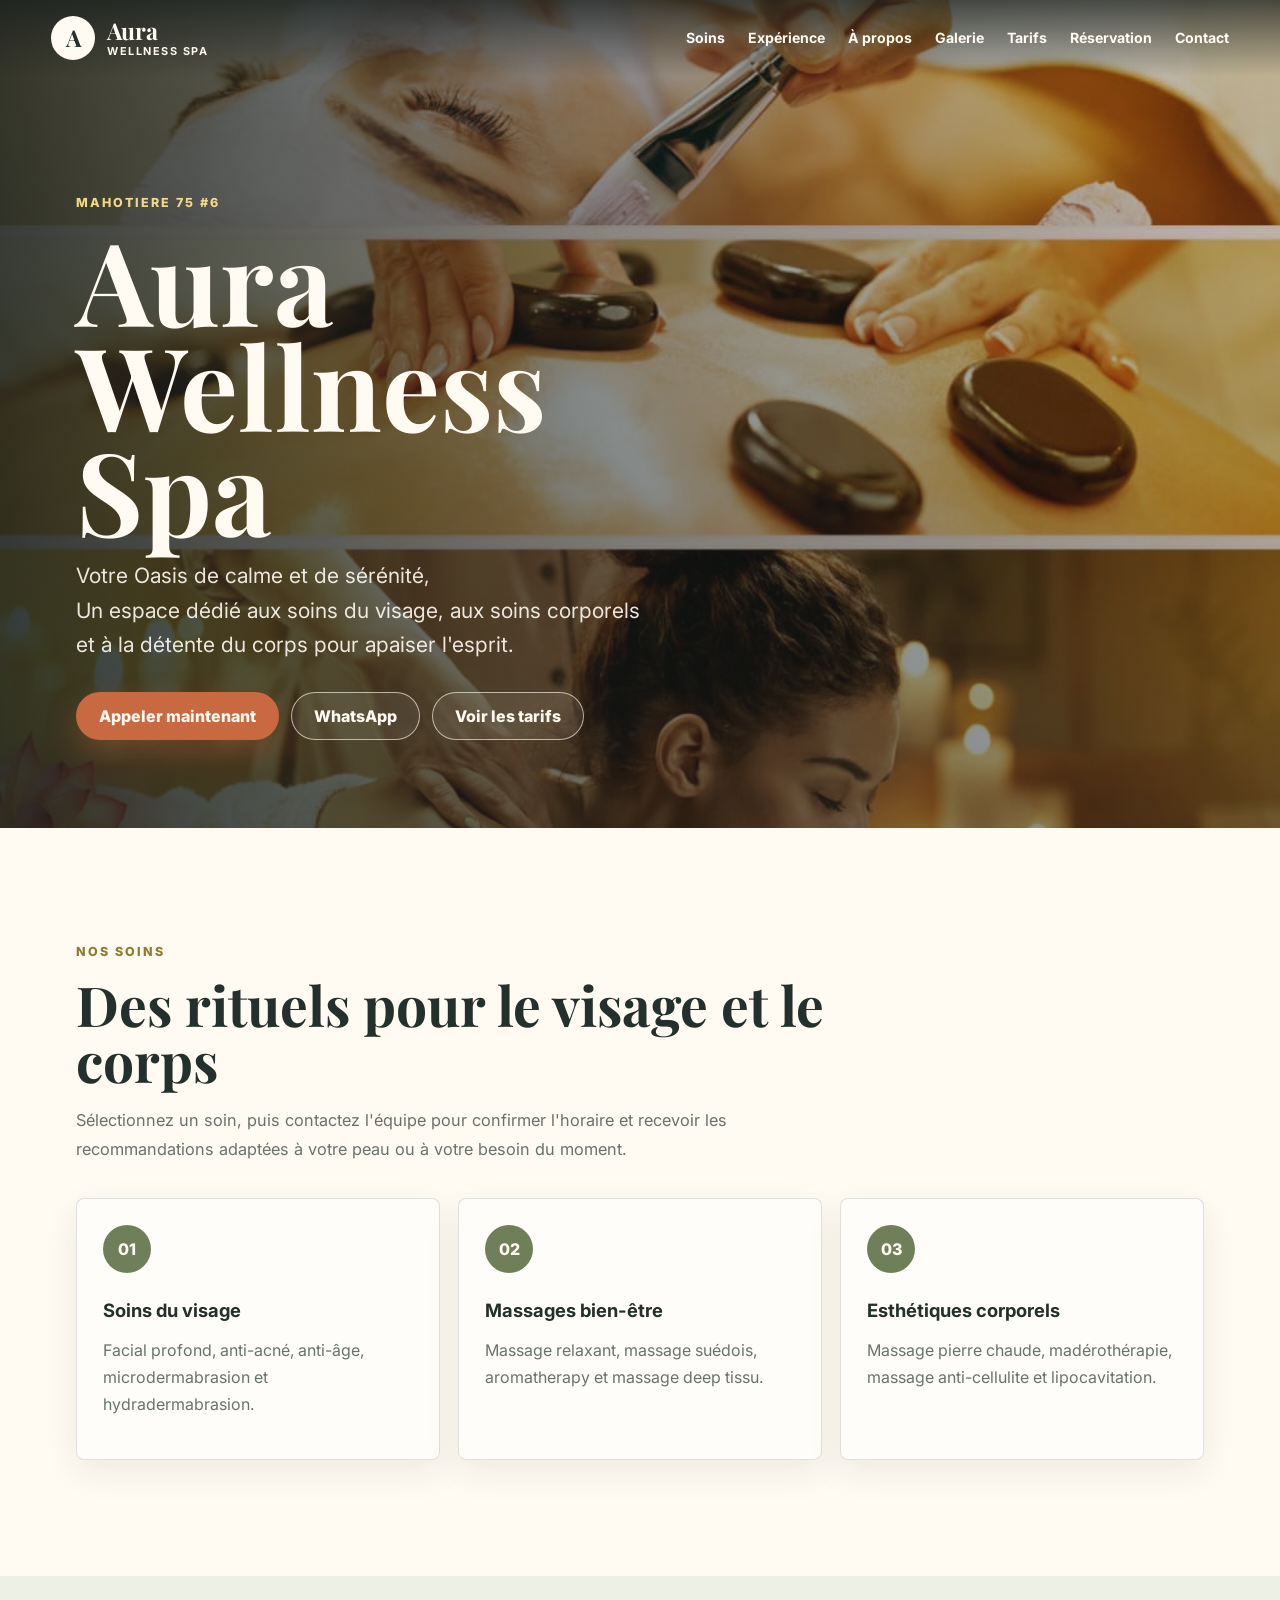
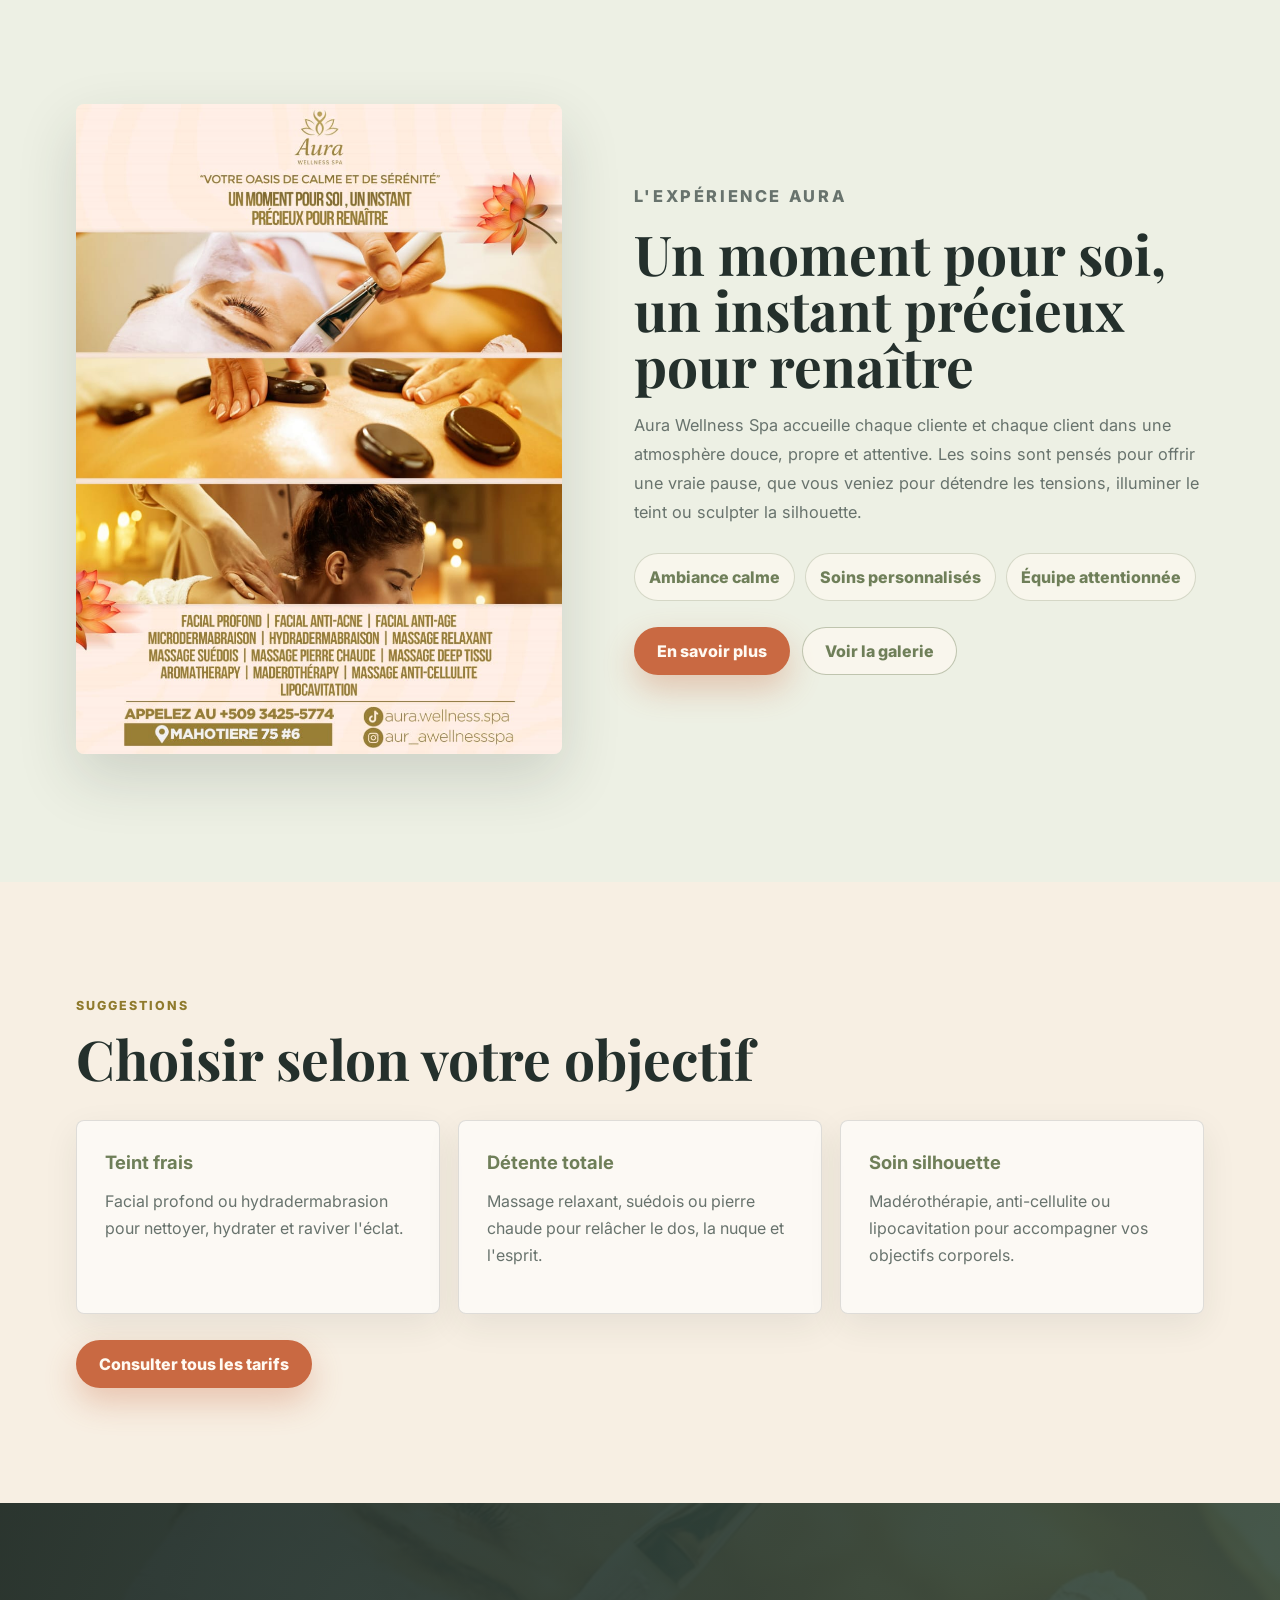
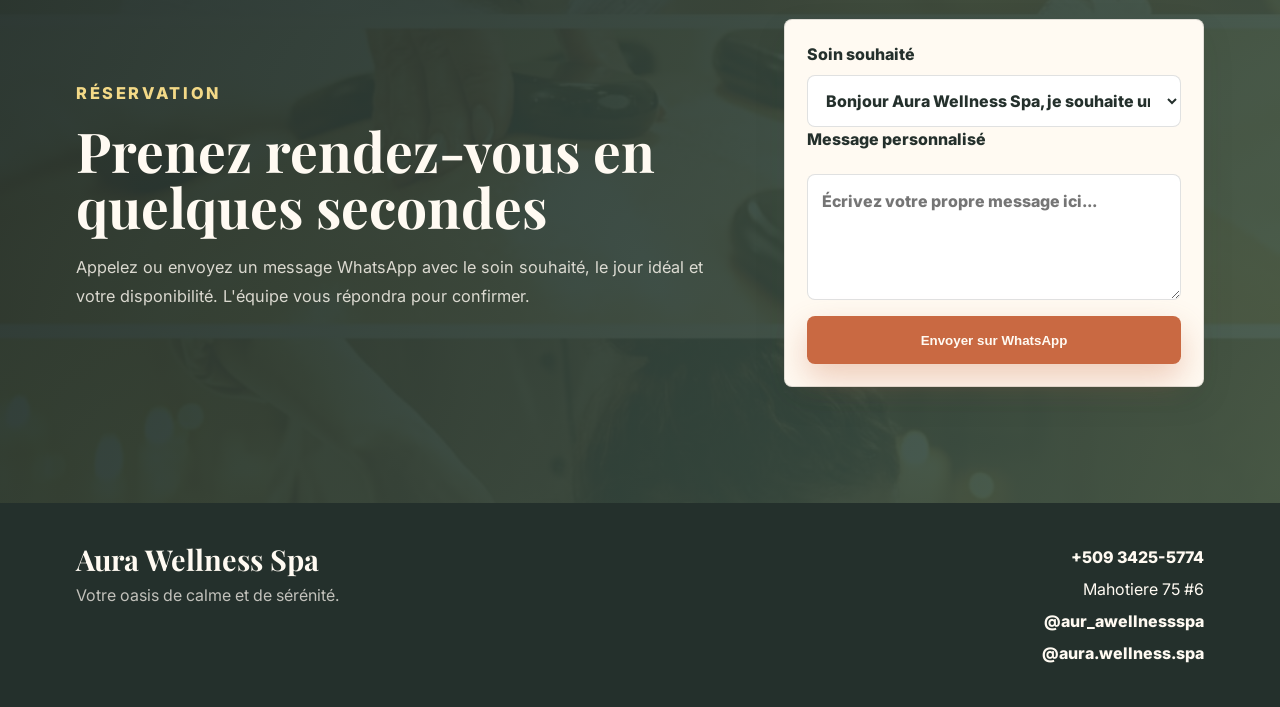
<file: index.html>
<!doctype html>
<html lang="fr">
  <head>
    <meta charset="utf-8" />
    <meta name="viewport" content="width=device-width, initial-scale=1" />
    <meta
      name="description"
      content="Aura Wellness Spa à Mahotiere 75 #6 : soins du visage, massages relaxants, pierre chaude, madérothérapie et lipocavitation."
    />
    <title>Aura Wellness Spa | Votre oasis de calme</title>
    <link rel="preconnect" href="https://fonts.googleapis.com" />
    <link rel="preconnect" href="https://fonts.gstatic.com" crossorigin />
    <link
      href="https://fonts.googleapis.com/css2?family=Inter:wght@400;500;600;700;800&family=Playfair+Display:wght@600;700&display=swap"
      rel="stylesheet"
    />
    <link rel="icon" href="assets/favicon.svg" type="image/svg+xml" />
    <link rel="stylesheet" href="styles.css" />
  </head>
  <body>
    <header class="site-header" aria-label="Navigation principale">
      <a class="brand" href="index.html" aria-label="Aura Wellness Spa">
        <span class="brand-mark">A</span>
        <span>
          <strong>Aura</strong>
          <small>Wellness Spa</small>
        </span>
      </a>

      <button class="nav-toggle" type="button" aria-expanded="false" aria-controls="main-nav">
        <span></span>
        <span></span>
        <span></span>
        <span class="sr-only">Menu</span>
      </button>

      <nav id="main-nav" class="main-nav">
        <a href="soins.html">Soins</a>
        <a href="experience.html">Expérience</a>
        <a href="a-propos.html">&Agrave; propos</a>
        <a href="galerie.html">Galerie</a>
        <a href="tarifs.html">Tarifs</a>
        <a href="reservation.html">Réservation</a>
        <a href="contact.html">Contact</a>
      </nav>
    </header>

    <main>
      <section id="accueil" class="hero">
        <img
          class="hero-image"
          src="assets/aura-wellness-spa.jpeg"
          alt="Aura Wellness Spa, soins du visage et massages"
        />
        <div class="hero-overlay"></div>
        <div class="hero-content">
          <p class="eyebrow">Mahotiere 75 #6</p>
          <h1>Aura Wellness Spa</h1>
         <p class="hero-copy">
         Votre Oasis de calme et de sérénité,<br />
         Un espace dédié aux soins du visage, aux soins corporels<br />
  et à la détente du corps pour apaiser l'esprit.
</p>
          <div class="hero-actions" aria-label="Actions principales">
            <a class="button primary" href="tel:+50934255774">Appeler maintenant</a>
            <a
              class="button secondary"
              href="https://wa.me/50934255774?text=Bonjour%20Aura%20Wellness%20Spa%2C%20je%20souhaite%20prendre%20rendez-vous."
              target="_blank"
              rel="noreferrer"
            >
              WhatsApp
            </a>
            <a class="button secondary" href="tarifs.html">Voir les tarifs</a>
          </div>
        </div>
      </section>

      <section id="soins" class="section services-section">
        <div class="section-heading">
          <p class="eyebrow">Nos soins</p>
          <h2>Des rituels pour le visage et le corps</h2>
          <p>
            Sélectionnez un soin, puis contactez l'équipe pour confirmer l'horaire et recevoir les
            recommandations adaptées à votre peau ou à votre besoin du moment.
          </p>
        </div>

        <div class="services-grid">
          <article class="service-card">
            <span class="service-icon">01</span>
            <h3>Soins du visage</h3>
            <p>Facial profond, anti-acné, anti-âge, microdermabrasion et hydradermabrasion.</p>
          </article>
          <article class="service-card">
            <span class="service-icon">02</span>
            <h3>Massages bien-être</h3>
            <p>Massage relaxant, massage suédois, aromatherapy et massage deep tissu.</p>
          </article>
          <article class="service-card">
            <span class="service-icon">03</span>
            <h3>Esth&eacute;tiques corporels</h3>
            <p>Massage pierre chaude, madérothérapie, massage anti-cellulite et lipocavitation.</p>
          </article>
        </div>
      </section>

      <section id="experience" class="split-section">
        <div class="split-media" aria-hidden="true">
          <img src="assets/aura-wellness-spa.jpeg" alt="" />
        </div>
        <div class="split-content">
          <p class="eyebrow">L'expérience Aura</p>
          <h2>Un moment pour soi, un instant précieux pour renaître</h2>
          <p>
            Aura Wellness Spa accueille chaque cliente et chaque client dans une atmosphère douce,
            propre et attentive. Les soins sont pensés pour offrir une vraie pause, que vous veniez
            pour détendre les tensions, illuminer le teint ou sculpter la silhouette.
          </p>
          <div class="feature-list">
            <span>Ambiance calme</span>
            <span>Soins personnalisés</span>
            <span>Équipe attentionnée</span>
          </div>
          <div class="route-cta">
            <a class="button primary" href="a-propos.html">En savoir plus</a>
            <a class="button secondary" href="galerie.html">Voir la galerie</a>
          </div>
        </div>
      </section>

      <section class="section offers-section">
        <div class="section-heading">
          <p class="eyebrow">Suggestions</p>
          <h2>Choisir selon votre objectif</h2>
        </div>
        <div class="offers-grid">
          <article>
            <h3>Teint frais</h3>
            <p>Facial profond ou hydradermabrasion pour nettoyer, hydrater et raviver l'éclat.</p>
          </article>
          <article>
            <h3>Détente totale</h3>
            <p>Massage relaxant, suédois ou pierre chaude pour relâcher le dos, la nuque et l'esprit.</p>
          </article>
          <article>
            <h3>Soin silhouette</h3>
            <p>Madérothérapie, anti-cellulite ou lipocavitation pour accompagner vos objectifs corporels.</p>
          </article>
        </div>
        <div class="route-cta">
          <a class="button primary" href="tarifs.html">Consulter tous les tarifs</a>
        </div>
      </section>

      <section id="reservation" class="booking-section">
        <div class="booking-copy">
          <p class="eyebrow">Réservation</p>
          <h2>Prenez rendez-vous en quelques secondes</h2>
          <p>
            Appelez ou envoyez un message WhatsApp avec le soin souhaité, le jour idéal et votre
            disponibilité. L'équipe vous répondra pour confirmer.
          </p>
        </div>
        <form class="booking-form" action="https://wa.me/50934255774" method="get" target="_blank">
          <label>
            Soin souhaité
            <select name="text" aria-label="Soin souhaité">
              <option>Bonjour Aura Wellness Spa, je souhaite un facial profond.</option>
              <option>Bonjour Aura Wellness Spa, je souhaite un facial anti-acné.</option>
              <option>Bonjour Aura Wellness Spa, je souhaite un facial anti-âge.</option>
              <option>Bonjour Aura Wellness Spa, je souhaite une microdermabrasion.</option>
              <option>Bonjour Aura Wellness Spa, je souhaite une hydradermabrasion.</option>
              <option>Bonjour Aura Wellness Spa, je souhaite un massage relaxant.</option>
              <option>Bonjour Aura Wellness Spa, je souhaite un massage suédois.</option>
              <option>Bonjour Aura Wellness Spa, je souhaite un massage pierre chaude.</option>
              <option>Bonjour Aura Wellness Spa, je souhaite un massage deep tissu.</option>
              <option>Bonjour Aura Wellness Spa, je souhaite un soin aromatherapy.</option>
              <option>Bonjour Aura Wellness Spa, je souhaite une madérothérapie.</option>
              <option>Bonjour Aura Wellness Spa, je souhaite un massage anti-cellulite.</option>
              <option>Bonjour Aura Wellness Spa, je souhaite une lipocavitation.</option>
            </select>
          </label>
          <label>
            Message personnalisé
            <textarea
              name="custom_message"
              rows="4"
              placeholder="Écrivez votre propre message ici..."
              aria-label="Message personnalisé"
            ></textarea>
          </label>
          <button class="button primary full" type="submit">Envoyer sur WhatsApp</button>
        </form>
      </section>
    </main>

    <footer id="contact" class="site-footer">
      <div>
        <h2>Aura Wellness Spa</h2>
        <p>Votre oasis de calme et de sérénité.</p>
      </div>
      <address>
        <a href="tel:+50934255774">+509 3425-5774</a>
        <span>Mahotiere 75 #6</span>
        <a href="https://www.instagram.com/aur_awellnessspa" target="_blank" rel="noreferrer">
          @aur_awellnessspa
        </a>
        <a href="https://www.tiktok.com/@aura.wellness.spa" target="_blank" rel="noreferrer">
          @aura.wellness.spa
        </a>
      </address>
    </footer>

    <script src="script.js"></script>
  </body>
</html>
</file>
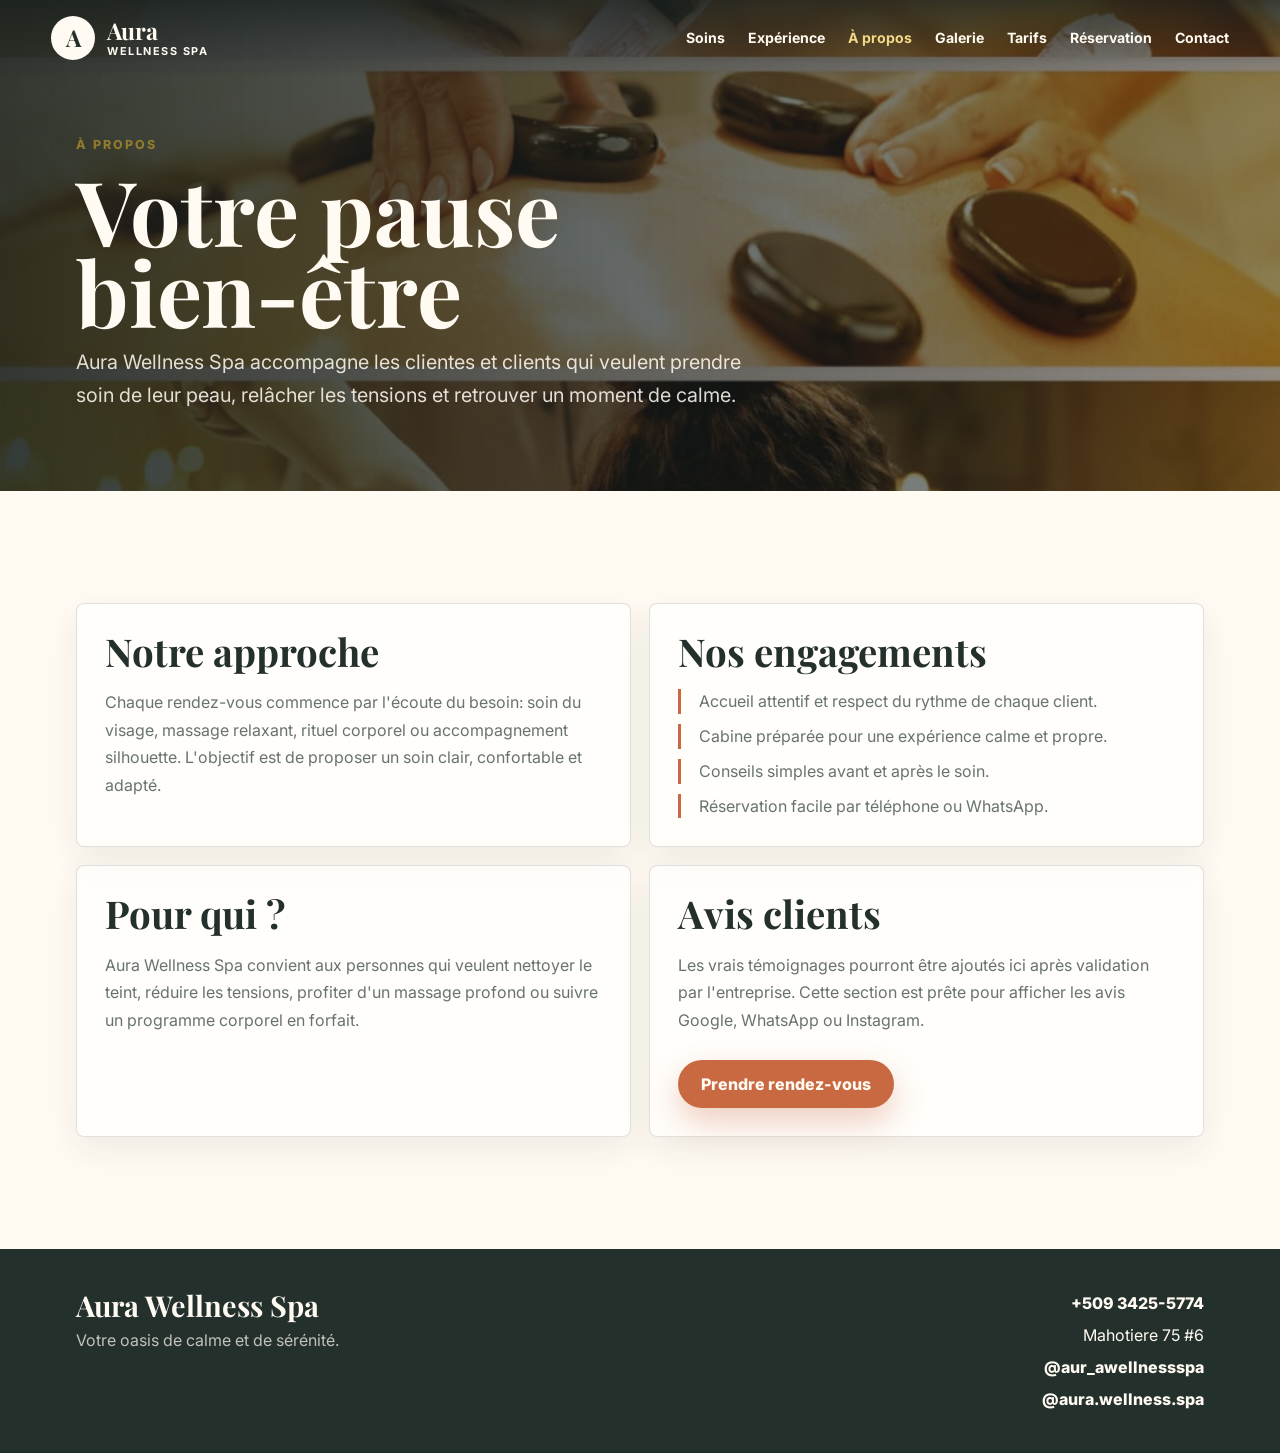
<file: a-propos.html>
<!doctype html>
<html lang="fr">
  <head>
    <meta charset="utf-8" />
    <meta name="viewport" content="width=device-width, initial-scale=1" />
    <meta
      name="description"
      content="A propos d'Aura Wellness Spa : institut de soins, massages, facials et esthetique corporelle a Mahotiere 75 #6."
    />
    <title>&Agrave; propos | Aura Wellness Spa</title>
    <link rel="preconnect" href="https://fonts.googleapis.com" />
    <link rel="preconnect" href="https://fonts.gstatic.com" crossorigin />
    <link
      href="https://fonts.googleapis.com/css2?family=Inter:wght@400;500;600;700;800&family=Playfair+Display:wght@600;700&display=swap"
      rel="stylesheet"
    />
    <link rel="icon" href="assets/favicon.svg" type="image/svg+xml" />
    <link rel="stylesheet" href="styles.css" />
  </head>
  <body>
    <header class="site-header" aria-label="Navigation principale">
      <a class="brand" href="index.html" aria-label="Aura Wellness Spa">
        <span class="brand-mark">A</span>
        <span>
          <strong>Aura</strong>
          <small>Wellness Spa</small>
        </span>
      </a>

      <button class="nav-toggle" type="button" aria-expanded="false" aria-controls="main-nav">
        <span></span>
        <span></span>
        <span></span>
        <span class="sr-only">Menu</span>
      </button>

      <nav id="main-nav" class="main-nav">
        <a href="soins.html">Soins</a>
        <a href="experience.html">Exp&eacute;rience</a>
        <a href="a-propos.html" aria-current="page">&Agrave; propos</a>
        <a href="galerie.html">Galerie</a>
        <a href="tarifs.html">Tarifs</a>
        <a href="reservation.html">R&eacute;servation</a>
        <a href="contact.html">Contact</a>
      </nav>
    </header>

    <main>
      <section class="page-hero">
        <div>
          <p class="eyebrow">&Agrave; propos</p>
          <h1>Votre pause bien-&ecirc;tre</h1>
          <p>
            Aura Wellness Spa accompagne les clientes et clients qui veulent prendre soin de leur peau,
            rel&acirc;cher les tensions et retrouver un moment de calme.
          </p>
        </div>
      </section>

      <section class="route-section">
        <div class="route-grid">
          <article class="detail-card">
            <h2>Notre approche</h2>
            <p>
              Chaque rendez-vous commence par l'&eacute;coute du besoin: soin du visage, massage relaxant,
              rituel corporel ou accompagnement silhouette. L'objectif est de proposer un soin clair,
              confortable et adapt&eacute;.
            </p>
          </article>

          <article class="detail-card">
            <h2>Nos engagements</h2>
            <ul>
              <li>Accueil attentif et respect du rythme de chaque client.</li>
              <li>Cabine pr&eacute;par&eacute;e pour une exp&eacute;rience calme et propre.</li>
              <li>Conseils simples avant et apr&egrave;s le soin.</li>
              <li>R&eacute;servation facile par t&eacute;l&eacute;phone ou WhatsApp.</li>
            </ul>
          </article>

          <article class="detail-card">
            <h2>Pour qui ?</h2>
            <p>
              Aura Wellness Spa convient aux personnes qui veulent nettoyer le teint, r&eacute;duire les
              tensions, profiter d'un massage profond ou suivre un programme corporel en forfait.
            </p>
          </article>

          <article class="detail-card">
            <h2>Avis clients</h2>
            <p>
              Les vrais t&eacute;moignages pourront &ecirc;tre ajout&eacute;s ici apr&egrave;s validation par l'entreprise.
              Cette section est pr&ecirc;te pour afficher les avis Google, WhatsApp ou Instagram.
            </p>
            <div class="route-cta">
              <a class="button primary" href="reservation.html">Prendre rendez-vous</a>
            </div>
          </article>
        </div>
      </section>
    </main>

    <footer id="contact" class="site-footer">
      <div>
        <h2>Aura Wellness Spa</h2>
        <p>Votre oasis de calme et de s&eacute;r&eacute;nit&eacute;.</p>
      </div>
      <address>
        <a href="tel:+50934255774">+509 3425-5774</a>
        <span>Mahotiere 75 #6</span>
        <a href="https://www.instagram.com/aur_awellnessspa" target="_blank" rel="noreferrer">@aur_awellnessspa</a>
        <a href="https://www.tiktok.com/@aura.wellness.spa" target="_blank" rel="noreferrer">@aura.wellness.spa</a>
      </address>
    </footer>

    <script src="script.js"></script>
  </body>
</html>
</file>
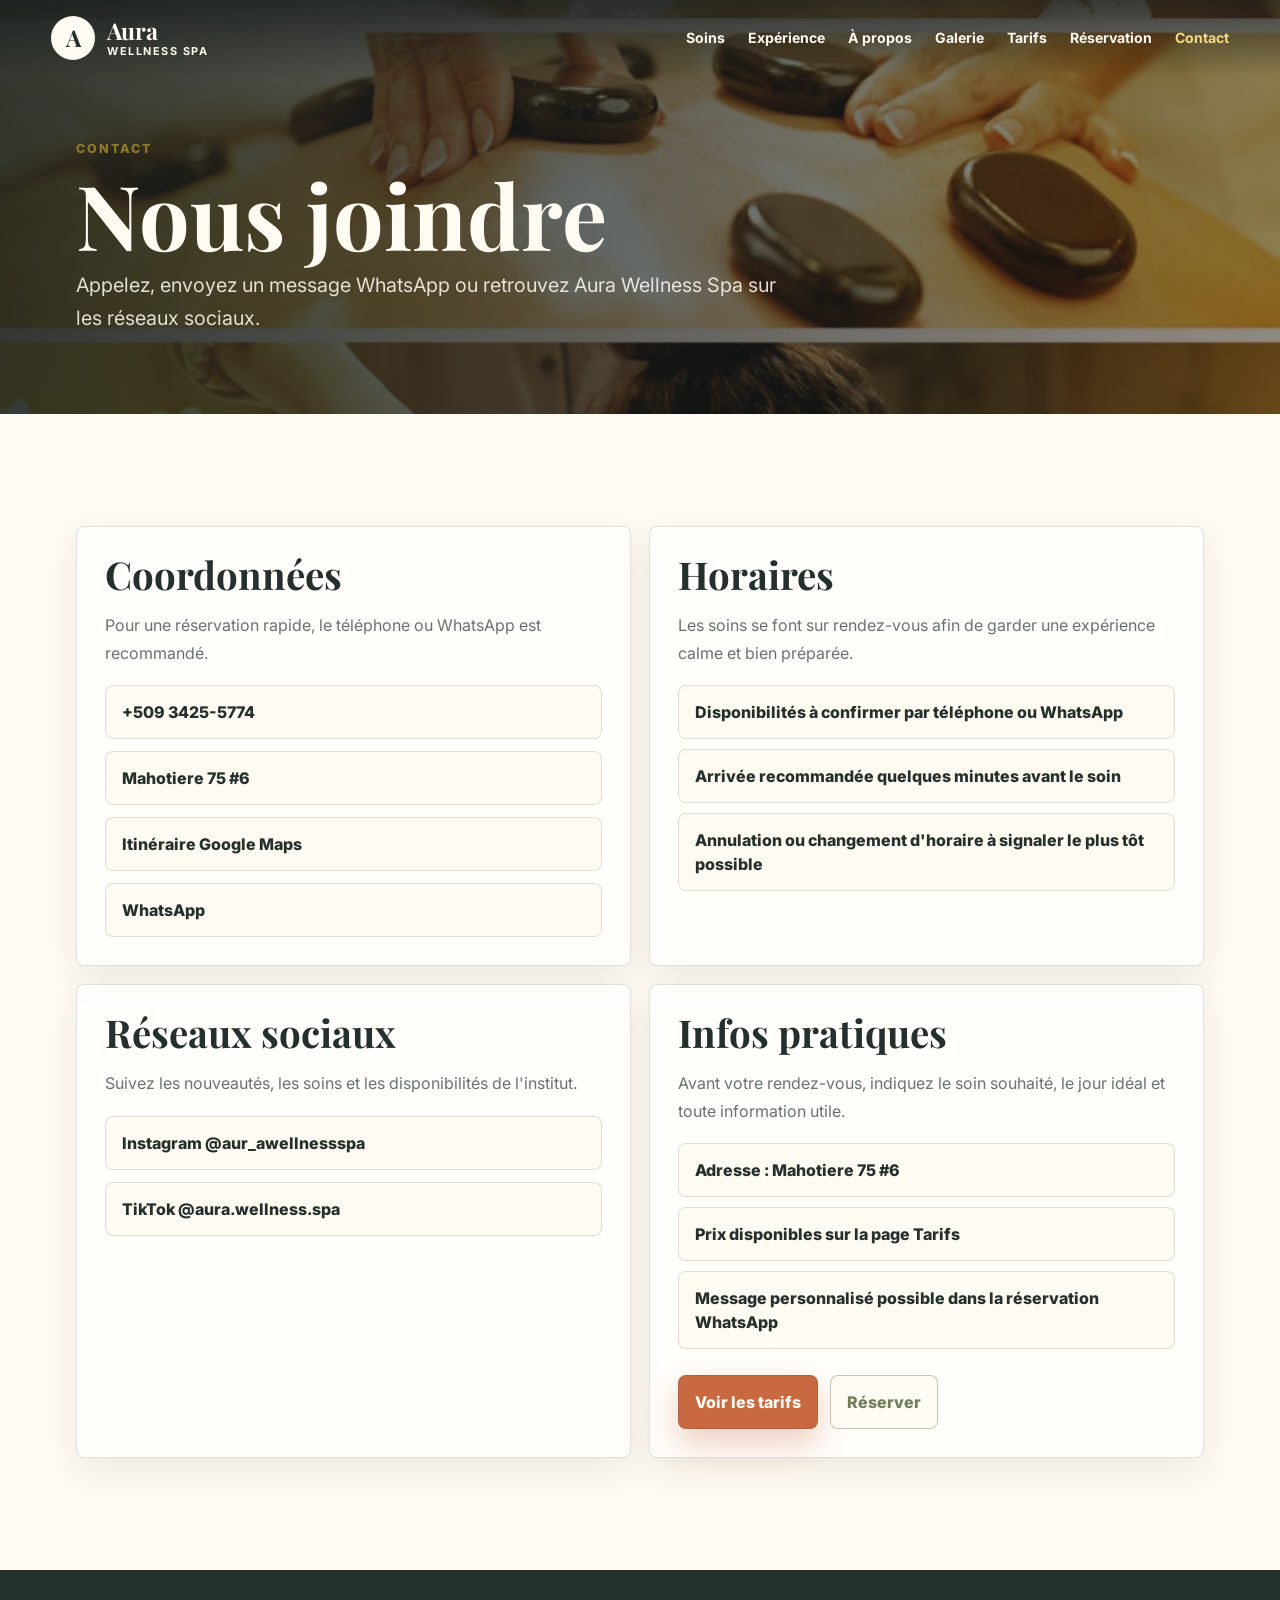
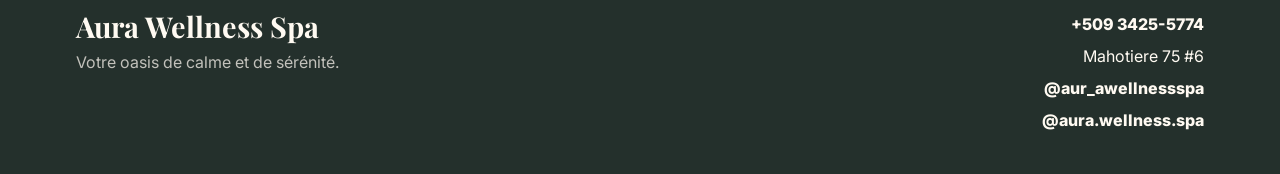
<file: contact.html>
<!doctype html>
<html lang="fr">
  <head>
    <meta charset="utf-8" />
    <meta name="viewport" content="width=device-width, initial-scale=1" />
    <meta
      name="description"
      content="Contact Aura Wellness Spa : t&eacute;l&eacute;phone, adresse, Instagram et TikTok."
    />
    <title>Contact | Aura Wellness Spa</title>
    <link rel="preconnect" href="https://fonts.googleapis.com" />
    <link rel="preconnect" href="https://fonts.gstatic.com" crossorigin />
    <link
      href="https://fonts.googleapis.com/css2?family=Inter:wght@400;500;600;700;800&family=Playfair+Display:wght@600;700&display=swap"
      rel="stylesheet"
    />
    <link rel="icon" href="assets/favicon.svg" type="image/svg+xml" />
    <link rel="stylesheet" href="styles.css" />
  </head>
  <body>
    <header class="site-header" aria-label="Navigation principale">
      <a class="brand" href="index.html" aria-label="Aura Wellness Spa">
        <span class="brand-mark">A</span>
        <span>
          <strong>Aura</strong>
          <small>Wellness Spa</small>
        </span>
      </a>

      <button class="nav-toggle" type="button" aria-expanded="false" aria-controls="main-nav">
        <span></span>
        <span></span>
        <span></span>
        <span class="sr-only">Menu</span>
      </button>

      <nav id="main-nav" class="main-nav">
        <a href="soins.html">Soins</a>
        <a href="experience.html">Exp&eacute;rience</a>
        <a href="a-propos.html">&Agrave; propos</a>
        <a href="galerie.html">Galerie</a>
        <a href="tarifs.html">Tarifs</a>
        <a href="reservation.html">R&eacute;servation</a>
        <a href="contact.html" aria-current="page">Contact</a>
      </nav>
    </header>

    <main>
      <section class="page-hero">
        <div>
          <p class="eyebrow">Contact</p>
          <h1>Nous joindre</h1>
          <p>
            Appelez, envoyez un message WhatsApp ou retrouvez Aura Wellness Spa sur les r&eacute;seaux
            sociaux.
          </p>
        </div>
      </section>

      <section class="route-section">
        <div class="contact-grid">
          <article class="contact-card">
            <h2>Coordonn&eacute;es</h2>
            <p>Pour une r&eacute;servation rapide, le t&eacute;l&eacute;phone ou WhatsApp est recommand&eacute;.</p>
            <address>
              <a href="tel:+50934255774">+509 3425-5774</a>
              <span>Mahotiere 75 #6</span>
              <a
                href="https://www.google.com/maps/search/?api=1&query=Mahotiere%2075%20%236"
                target="_blank"
                rel="noreferrer"
              >
                Itin&eacute;raire Google Maps
              </a>
              <a
                href="https://wa.me/50934255774?text=Bonjour%20Aura%20Wellness%20Spa%2C%20je%20souhaite%20prendre%20rendez-vous."
                target="_blank"
                rel="noreferrer"
              >
                WhatsApp
              </a>
            </address>
          </article>

          <article class="contact-card">
            <h2>Horaires</h2>
            <p>Les soins se font sur rendez-vous afin de garder une exp&eacute;rience calme et bien pr&eacute;par&eacute;e.</p>
            <div class="info-list">
              <span>Disponibilit&eacute;s &agrave; confirmer par t&eacute;l&eacute;phone ou WhatsApp</span>
              <span>Arriv&eacute;e recommand&eacute;e quelques minutes avant le soin</span>
              <span>Annulation ou changement d'horaire &agrave; signaler le plus t&ocirc;t possible</span>
            </div>
          </article>

          <article class="contact-card">
            <h2>R&eacute;seaux sociaux</h2>
            <p>Suivez les nouveaut&eacute;s, les soins et les disponibilit&eacute;s de l'institut.</p>
            <address>
              <a href="https://www.instagram.com/aur_awellnessspa" target="_blank" rel="noreferrer">
                Instagram @aur_awellnessspa
              </a>
              <a href="https://www.tiktok.com/@aura.wellness.spa" target="_blank" rel="noreferrer">
                TikTok @aura.wellness.spa
              </a>
            </address>
          </article>

          <article class="contact-card">
            <h2>Infos pratiques</h2>
            <p>Avant votre rendez-vous, indiquez le soin souhait&eacute;, le jour id&eacute;al et toute information utile.</p>
            <div class="info-list">
              <span>Adresse : Mahotiere 75 #6</span>
              <span>Prix disponibles sur la page Tarifs</span>
              <span>Message personnalis&eacute; possible dans la r&eacute;servation WhatsApp</span>
            </div>
            <div class="route-cta">
              <a class="button primary" href="tarifs.html">Voir les tarifs</a>
              <a class="button secondary" href="reservation.html">R&eacute;server</a>
            </div>
          </article>
        </div>
      </section>
    </main>

    <footer id="contact" class="site-footer">
      <div>
        <h2>Aura Wellness Spa</h2>
        <p>Votre oasis de calme et de s&eacute;r&eacute;nit&eacute;.</p>
      </div>
      <address>
        <a href="tel:+50934255774">+509 3425-5774</a>
        <span>Mahotiere 75 #6</span>
        <a href="https://www.instagram.com/aur_awellnessspa" target="_blank" rel="noreferrer">@aur_awellnessspa</a>
        <a href="https://www.tiktok.com/@aura.wellness.spa" target="_blank" rel="noreferrer">@aura.wellness.spa</a>
      </address>
    </footer>

    <script src="script.js"></script>
  </body>
</html>
</file>
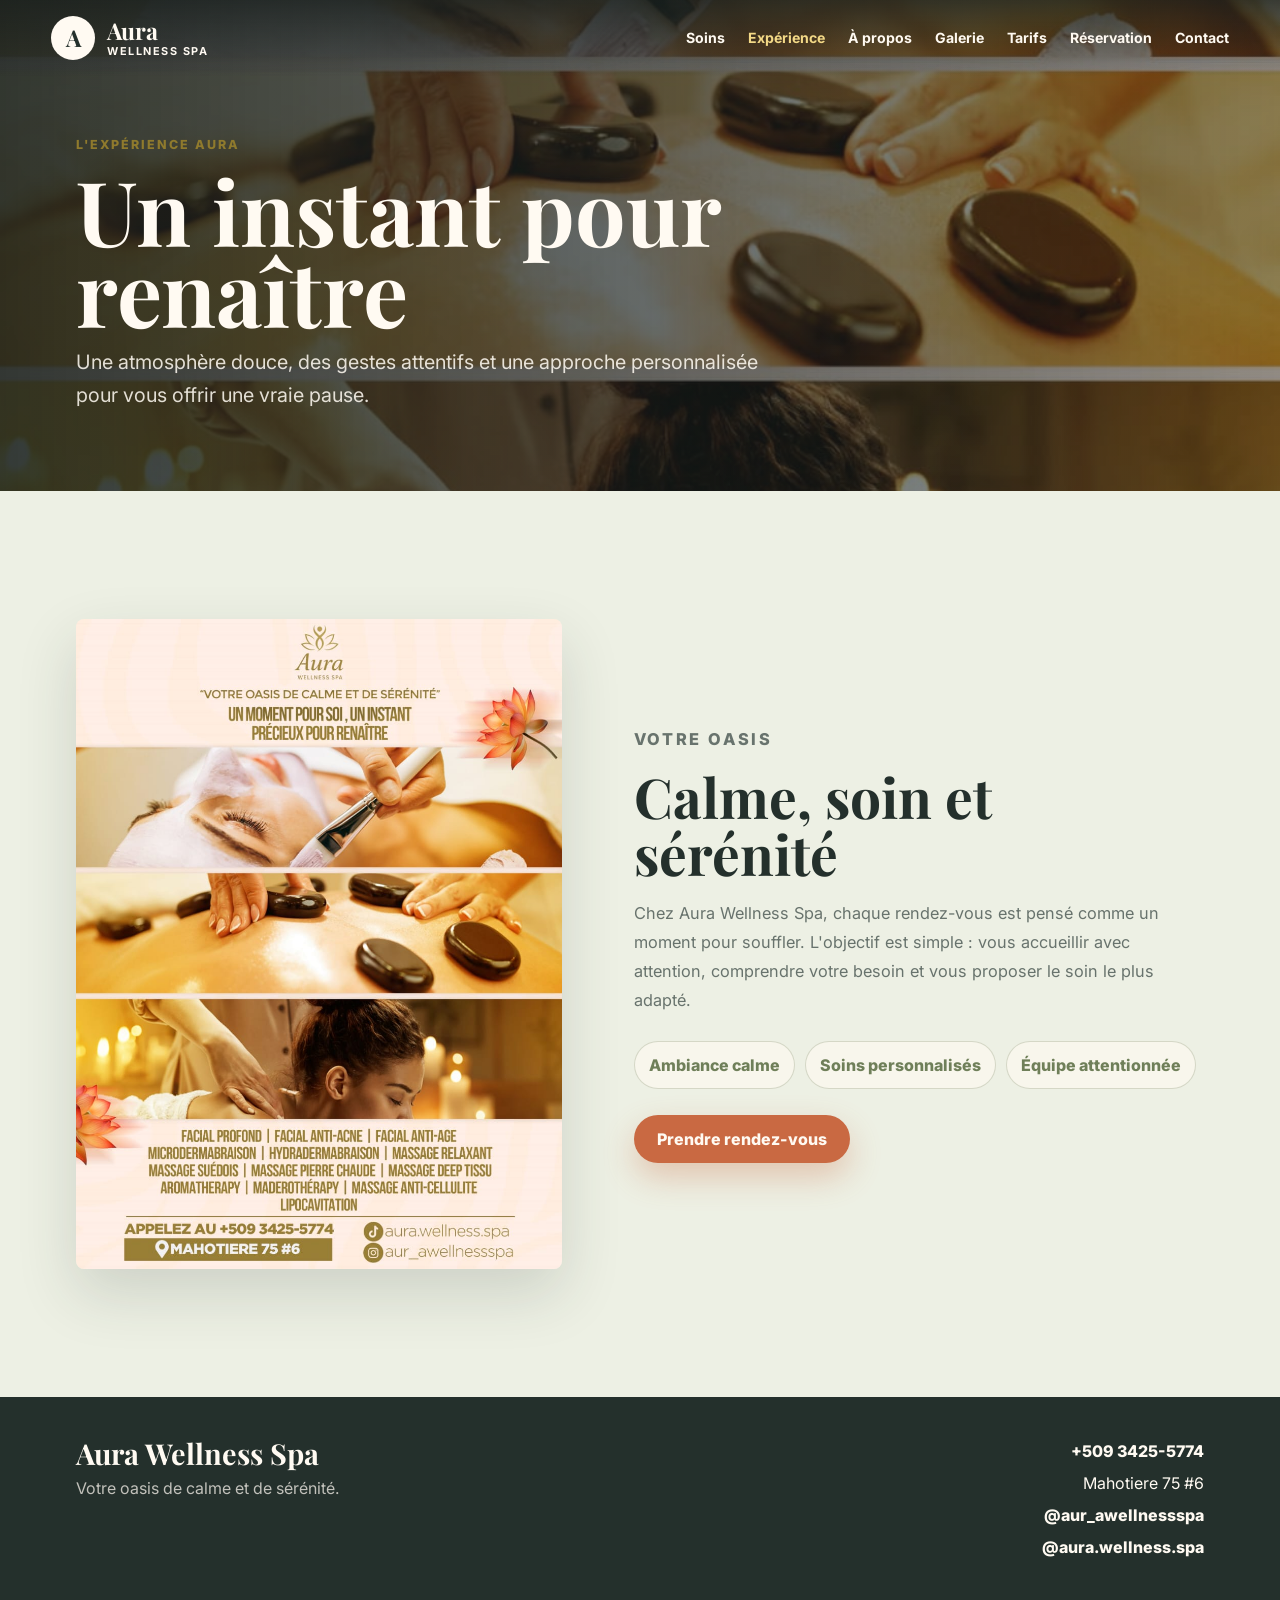
<file: experience.html>
<!doctype html>
<html lang="fr">
  <head>
    <meta charset="utf-8" />
    <meta name="viewport" content="width=device-width, initial-scale=1" />
    <meta
      name="description"
      content="D&eacute;couvrez l'exp&eacute;rience Aura Wellness Spa : calme, soins personnalis&eacute;s et attention professionnelle."
    />
    <title>Exp&eacute;rience | Aura Wellness Spa</title>
    <link rel="preconnect" href="https://fonts.googleapis.com" />
    <link rel="preconnect" href="https://fonts.gstatic.com" crossorigin />
    <link
      href="https://fonts.googleapis.com/css2?family=Inter:wght@400;500;600;700;800&family=Playfair+Display:wght@600;700&display=swap"
      rel="stylesheet"
    />
    <link rel="icon" href="assets/favicon.svg" type="image/svg+xml" />
    <link rel="stylesheet" href="styles.css" />
  </head>
  <body>
    <header class="site-header" aria-label="Navigation principale">
      <a class="brand" href="index.html" aria-label="Aura Wellness Spa">
        <span class="brand-mark">A</span>
        <span>
          <strong>Aura</strong>
          <small>Wellness Spa</small>
        </span>
      </a>

      <button class="nav-toggle" type="button" aria-expanded="false" aria-controls="main-nav">
        <span></span>
        <span></span>
        <span></span>
        <span class="sr-only">Menu</span>
      </button>

      <nav id="main-nav" class="main-nav">
        <a href="soins.html">Soins</a>
        <a href="experience.html" aria-current="page">Exp&eacute;rience</a>
        <a href="a-propos.html">&Agrave; propos</a>
        <a href="galerie.html">Galerie</a>
        <a href="tarifs.html">Tarifs</a>
        <a href="reservation.html">R&eacute;servation</a>
        <a href="contact.html">Contact</a>
      </nav>
    </header>

    <main>
      <section class="page-hero">
        <div>
          <p class="eyebrow">L'exp&eacute;rience Aura</p>
          <h1>Un instant pour rena&icirc;tre</h1>
          <p>
            Une atmosph&egrave;re douce, des gestes attentifs et une approche personnalis&eacute;e pour vous
            offrir une vraie pause.
          </p>
        </div>
      </section>

      <section class="split-section">
        <div class="split-media" aria-hidden="true">
          <img src="assets/aura-wellness-spa.jpeg" alt="" />
        </div>
        <div class="split-content">
          <p class="eyebrow">Votre oasis</p>
          <h2>Calme, soin et s&eacute;r&eacute;nit&eacute;</h2>
          <p>
            Chez Aura Wellness Spa, chaque rendez-vous est pens&eacute; comme un moment pour souffler.
            L'objectif est simple : vous accueillir avec attention, comprendre votre besoin et vous
            proposer le soin le plus adapt&eacute;.
          </p>
          <div class="feature-list">
            <span>Ambiance calme</span>
            <span>Soins personnalis&eacute;s</span>
            <span>&Eacute;quipe attentionn&eacute;e</span>
          </div>
          <div class="route-cta">
            <a class="button primary" href="reservation.html">Prendre rendez-vous</a>
          </div>
        </div>
      </section>
    </main>

    <footer id="contact" class="site-footer">
      <div>
        <h2>Aura Wellness Spa</h2>
        <p>Votre oasis de calme et de s&eacute;r&eacute;nit&eacute;.</p>
      </div>
      <address>
        <a href="tel:+50934255774">+509 3425-5774</a>
        <span>Mahotiere 75 #6</span>
        <a href="https://www.instagram.com/aur_awellnessspa" target="_blank" rel="noreferrer">@aur_awellnessspa</a>
        <a href="https://www.tiktok.com/@aura.wellness.spa" target="_blank" rel="noreferrer">@aura.wellness.spa</a>
      </address>
    </footer>

    <script src="script.js"></script>
  </body>
</html>
</file>
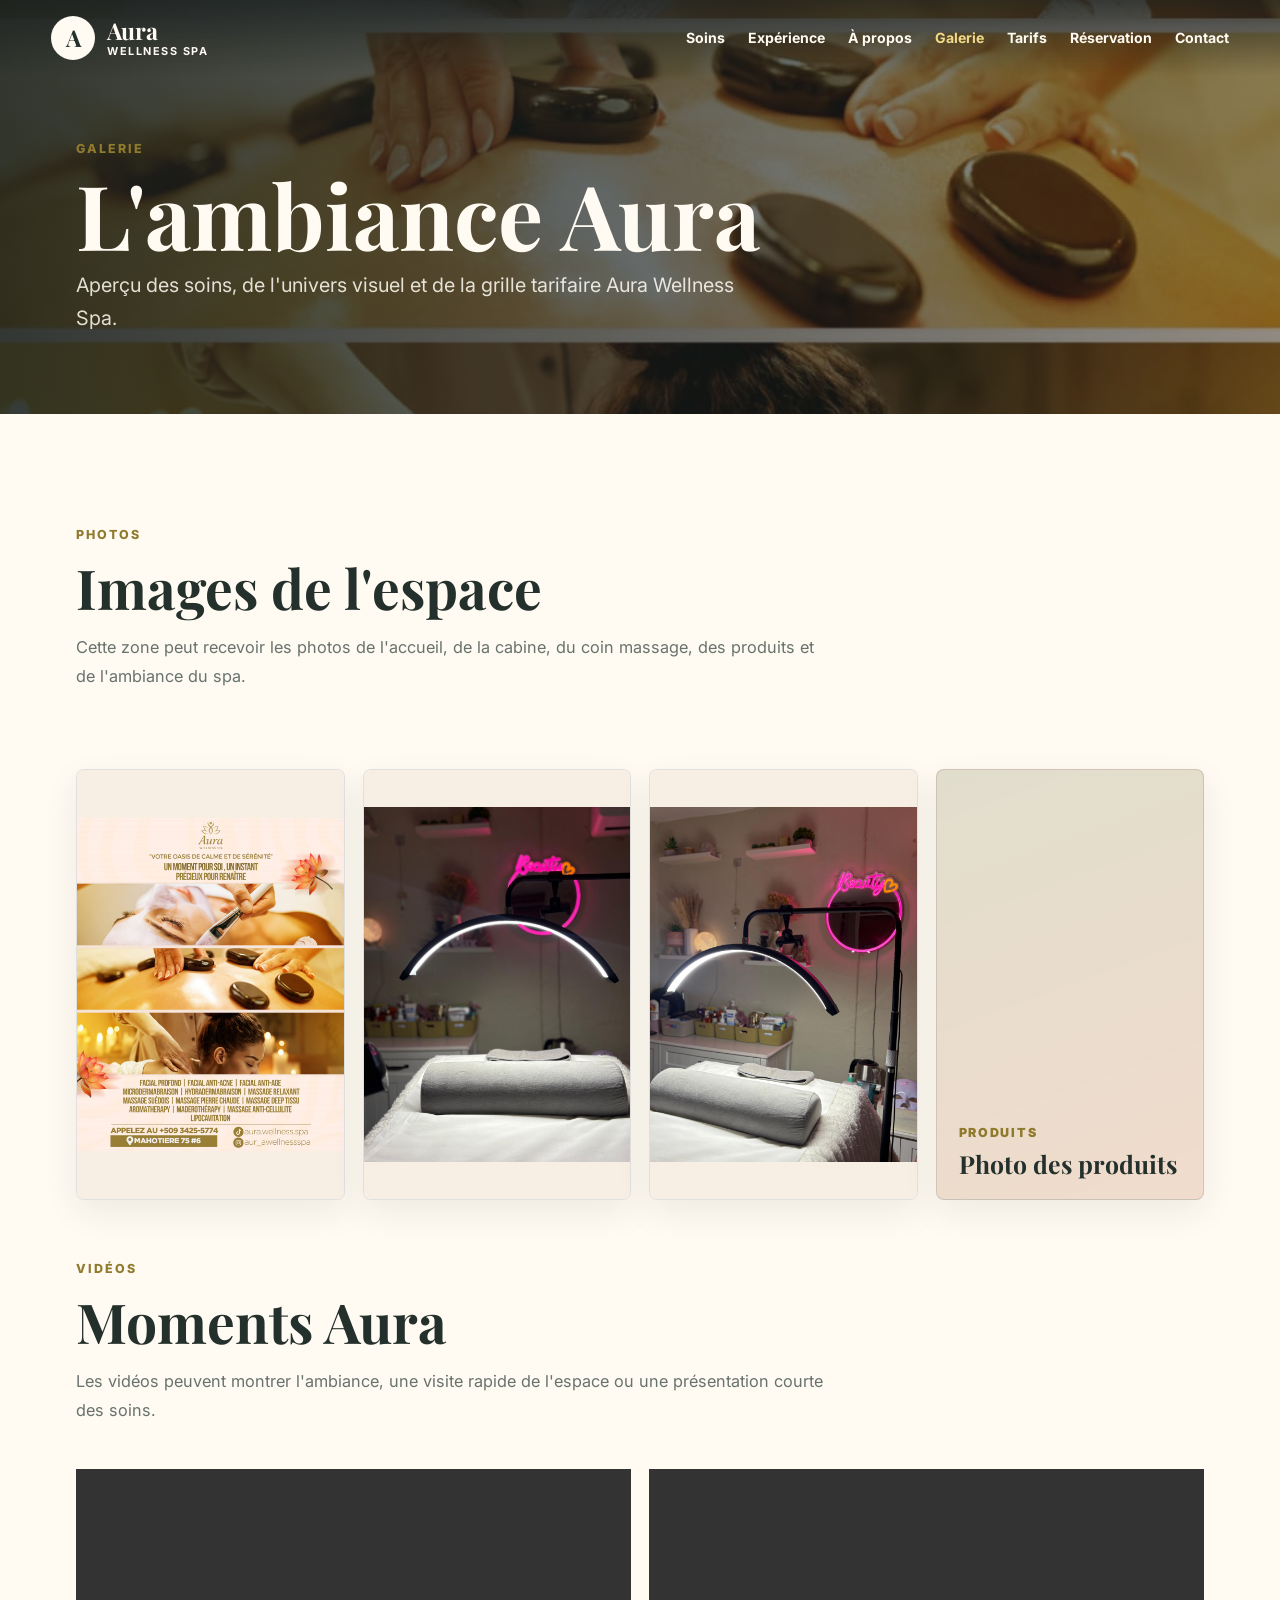
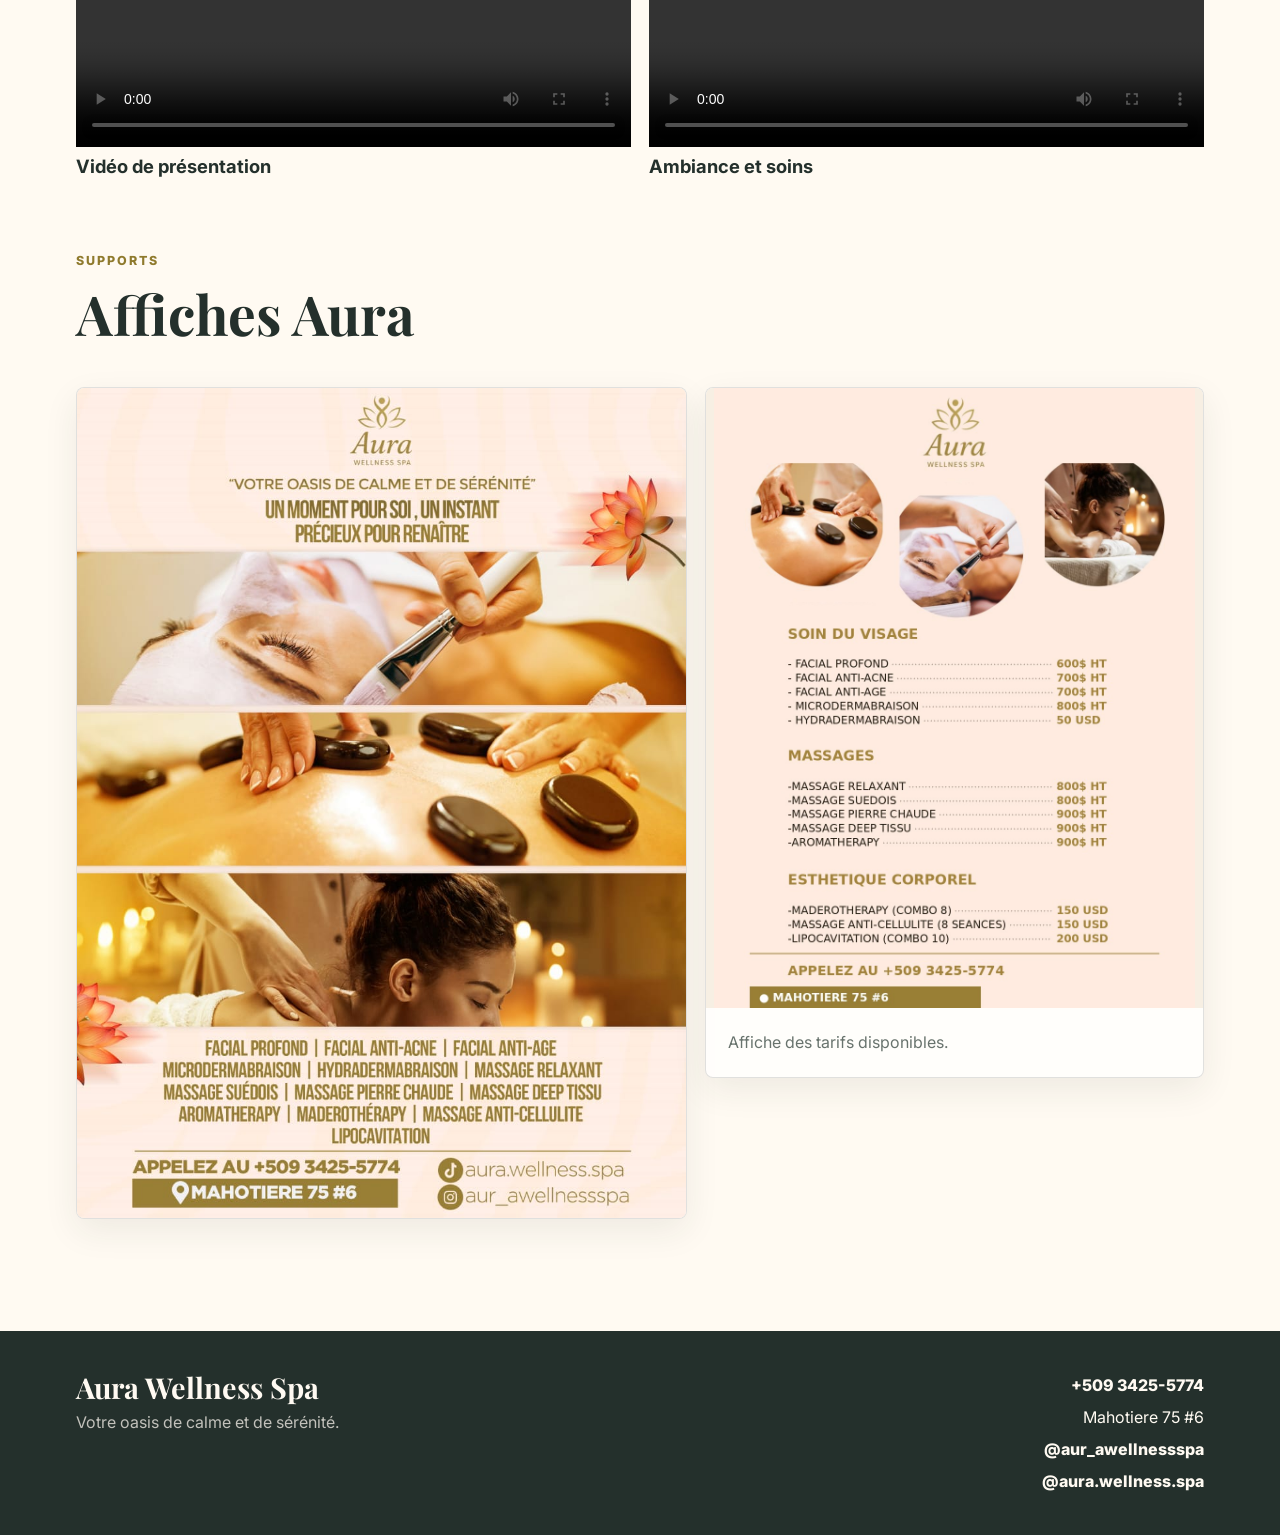
<file: galerie.html>
<!doctype html>
<html lang="fr">
  <head>
    <meta charset="utf-8" />
    <meta name="viewport" content="width=device-width, initial-scale=1" />
    <meta
      name="description"
      content="Galerie Aura Wellness Spa : soins du visage, massages, pierre chaude, tarifs et ambiance spa."
    />
    <title>Galerie | Aura Wellness Spa</title>
    <link rel="preconnect" href="https://fonts.googleapis.com" />
    <link rel="preconnect" href="https://fonts.gstatic.com" crossorigin />
    <link
      href="https://fonts.googleapis.com/css2?family=Inter:wght@400;500;600;700;800&family=Playfair+Display:wght@600;700&display=swap"
      rel="stylesheet"
    />
    <link rel="icon" href="assets/favicon.svg" type="image/svg+xml" />
    <link rel="stylesheet" href="styles.css" />
  </head>
  <body>
    <header class="site-header" aria-label="Navigation principale">
      <a class="brand" href="index.html" aria-label="Aura Wellness Spa">
        <span class="brand-mark">A</span>
        <span>
          <strong>Aura</strong>
          <small>Wellness Spa</small>
        </span>
      </a>

      <button class="nav-toggle" type="button" aria-expanded="false" aria-controls="main-nav">
        <span></span>
        <span></span>
        <span></span>
        <span class="sr-only">Menu</span>
      </button>

      <nav id="main-nav" class="main-nav">
        <a href="soins.html">Soins</a>
        <a href="experience.html">Exp&eacute;rience</a>
        <a href="a-propos.html">&Agrave; propos</a>
        <a href="galerie.html" aria-current="page">Galerie</a>
        <a href="tarifs.html">Tarifs</a>
        <a href="reservation.html">R&eacute;servation</a>
        <a href="contact.html">Contact</a>
      </nav>
    </header>

    <main>
      <section class="page-hero">
        <div>
          <p class="eyebrow">Galerie</p>
          <h1>L'ambiance Aura</h1>
          <p>
            Aper&ccedil;u des soins, de l'univers visuel et de la grille tarifaire Aura Wellness Spa.
          </p>
        </div>
      </section>

      <section class="route-section gallery-page">
        <div class="section-heading">
          <p class="eyebrow">Photos</p>
          <h2>Images de l'espace</h2>
          <p>
            Cette zone peut recevoir les photos de l'accueil, de la cabine, du coin massage, des
            produits et de l'ambiance du spa.
          </p>
        </div>

        <div class="space-gallery">
          <figure class="gallery-item">
            <img src="assets/aura-wellness-spa.jpeg" alt="Aper&ccedil;u des soins Aura Wellness Spa" />
            <figcaption>Ambiance soins et bien-&ecirc;tre.</figcaption>
          </figure>

          <figure class="gallery-item">
            <img src="assets/espace/IMG-20260919-WA0029.jpg" alt="Photo de l'espace Aura Wellness Spa" />
            <figcaption>Accueil de l'espace.</figcaption>
          </figure>

          <figure class="gallery-item">
            <img src="assets/espace/IMG-20260919-WA0030.jpg" alt="Photo de la cabine Aura Wellness Spa" />
            <figcaption>Cabine de soins.</figcaption>
          </figure>

          <article class="media-placeholder">
            <span>Produits</span>
            <strong>Photo des produits</strong>
          </article>
        </div>

        <div class="section-heading compact-heading">
          <p class="eyebrow">Vidéos</p>
          <h2>Moments Aura</h2>
          <p>
            Les vid&eacute;os peuvent montrer l'ambiance, une visite rapide de l'espace ou une pr&eacute;sentation
            courte des soins.
          </p>
        </div>

        <div class="video-grid">
          <article class="video-item">
            <video controls width="100%">
              <source src="assets/videos/VID-20260924-WA0017.mp4" type="video/mp4" />
            </video>
            <h3>Vid&eacute;o de pr&eacute;sentation</h3>
          </article>

          <article class="video-item">
            <video controls width="100%">
              <source src="assets/videos/VID-20260919-WA0035.mp4" type="video/mp4" />
            </video>
            <h3>Ambiance et soins</h3>
          </article>
        </div>

        <div class="section-heading compact-heading">
          <p class="eyebrow">Supports</p>
          <h2>Affiches Aura</h2>
        </div>

        <div class="gallery-grid">
          <figure class="gallery-item large">
            <img src="assets/aura-wellness-spa.jpeg" alt="Soins et massages Aura Wellness Spa" />
            <figcaption>Soins visage, massage pierre chaude et massage relaxant.</figcaption>
          </figure>

          <figure class="gallery-item">
            <img src="assets/aura-tarifs-affiche.jpg" alt="Affiche des tarifs Aura Wellness Spa" />
            <figcaption>Affiche des tarifs disponibles.</figcaption>
          </figure>
        </div>
      </section>
    </main>

    <footer id="contact" class="site-footer">
      <div>
        <h2>Aura Wellness Spa</h2>
        <p>Votre oasis de calme et de s&eacute;r&eacute;nit&eacute;.</p>
      </div>
      <address>
        <a href="tel:+50934255774">+509 3425-5774</a>
        <span>Mahotiere 75 #6</span>
        <a href="https://www.instagram.com/aur_awellnessspa" target="_blank" rel="noreferrer">@aur_awellnessspa</a>
        <a href="https://www.tiktok.com/@aura.wellness.spa" target="_blank" rel="noreferrer">@aura.wellness.spa</a>
      </address>
    </footer>

    <script src="script.js"></script>
  </body>
</html>
</file>
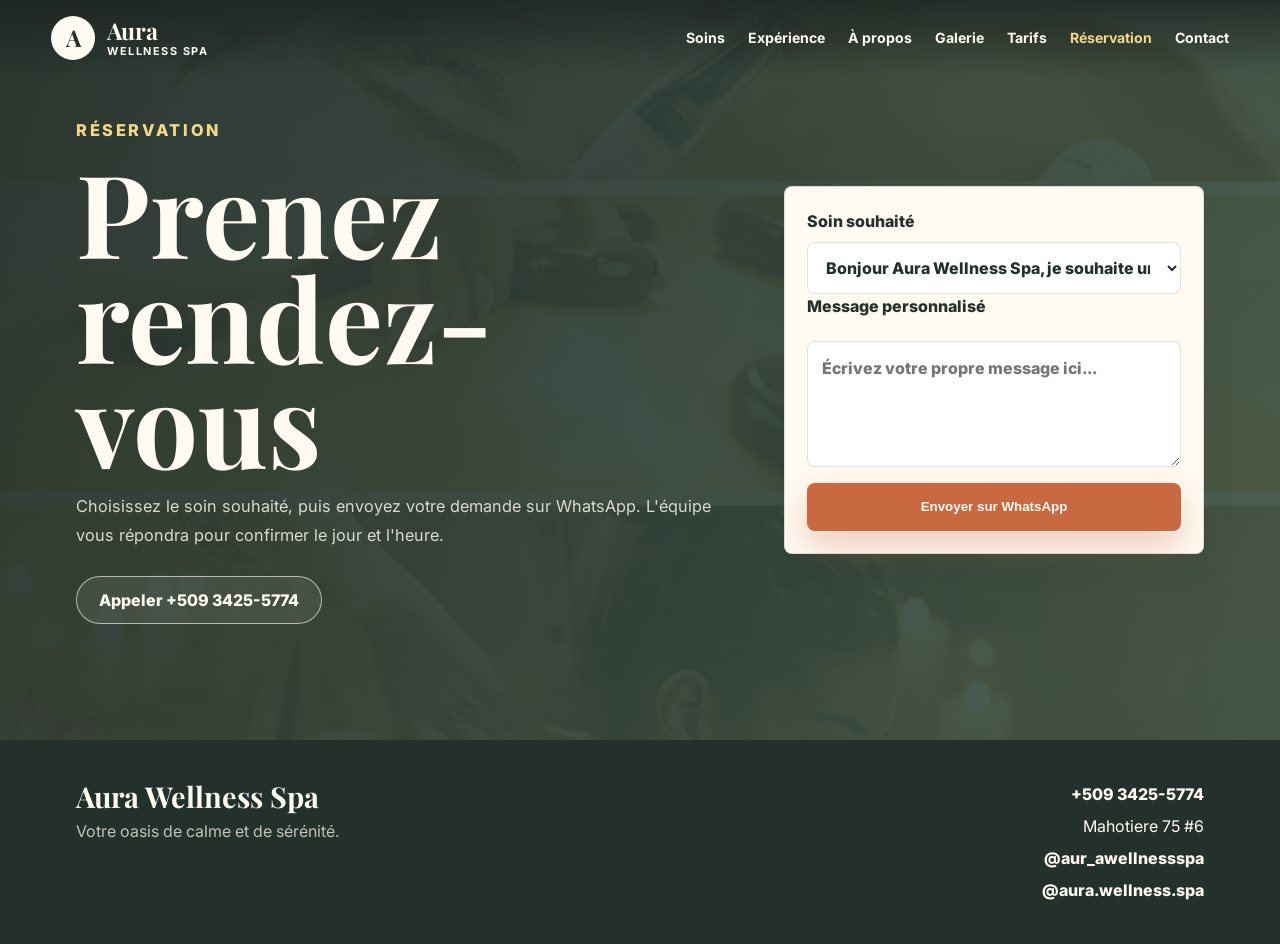
<file: reservation.html>
<!doctype html>
<html lang="fr">
  <head>
    <meta charset="utf-8" />
    <meta name="viewport" content="width=device-width, initial-scale=1" />
    <meta
      name="description"
      content="R&eacute;servez un soin chez Aura Wellness Spa par t&eacute;l&eacute;phone ou WhatsApp."
    />
    <title>R&eacute;servation | Aura Wellness Spa</title>
    <link rel="preconnect" href="https://fonts.googleapis.com" />
    <link rel="preconnect" href="https://fonts.gstatic.com" crossorigin />
    <link
      href="https://fonts.googleapis.com/css2?family=Inter:wght@400;500;600;700;800&family=Playfair+Display:wght@600;700&display=swap"
      rel="stylesheet"
    />
    <link rel="icon" href="assets/favicon.svg" type="image/svg+xml" />
    <link rel="stylesheet" href="styles.css" />
  </head>
  <body>
    <header class="site-header" aria-label="Navigation principale">
      <a class="brand" href="index.html" aria-label="Aura Wellness Spa">
        <span class="brand-mark">A</span>
        <span>
          <strong>Aura</strong>
          <small>Wellness Spa</small>
        </span>
      </a>

      <button class="nav-toggle" type="button" aria-expanded="false" aria-controls="main-nav">
        <span></span>
        <span></span>
        <span></span>
        <span class="sr-only">Menu</span>
      </button>

      <nav id="main-nav" class="main-nav">
        <a href="soins.html">Soins</a>
        <a href="experience.html">Exp&eacute;rience</a>
        <a href="a-propos.html">&Agrave; propos</a>
        <a href="galerie.html">Galerie</a>
        <a href="tarifs.html">Tarifs</a>
        <a href="reservation.html" aria-current="page">R&eacute;servation</a>
        <a href="contact.html">Contact</a>
      </nav>
    </header>

    <main>
      <section class="booking-section">
        <div class="booking-copy">
          <p class="eyebrow">R&eacute;servation</p>
          <h1>Prenez rendez-vous</h1>
          <p>
            Choisissez le soin souhait&eacute;, puis envoyez votre demande sur WhatsApp. L'&eacute;quipe vous
            r&eacute;pondra pour confirmer le jour et l'heure.
          </p>
          <div class="route-cta">
            <a class="button secondary" href="tel:+50934255774">Appeler +509 3425-5774</a>
          </div>
        </div>
        <form class="booking-form" action="https://wa.me/50934255774" method="get" target="_blank">
          <label>
            Soin souhait&eacute;
            <select name="text" aria-label="Soin souhait&eacute;">
              <option>Bonjour Aura Wellness Spa, je souhaite un facial profond.</option>
              <option>Bonjour Aura Wellness Spa, je souhaite un facial anti-acn&eacute;.</option>
              <option>Bonjour Aura Wellness Spa, je souhaite un facial anti-&acirc;ge.</option>
              <option>Bonjour Aura Wellness Spa, je souhaite une microdermabrasion.</option>
              <option>Bonjour Aura Wellness Spa, je souhaite une hydradermabrasion.</option>
              <option>Bonjour Aura Wellness Spa, je souhaite un massage relaxant.</option>
              <option>Bonjour Aura Wellness Spa, je souhaite un massage su&eacute;dois.</option>
              <option>Bonjour Aura Wellness Spa, je souhaite un massage pierre chaude.</option>
              <option>Bonjour Aura Wellness Spa, je souhaite un massage deep tissu.</option>
              <option>Bonjour Aura Wellness Spa, je souhaite un soin aromatherapy.</option>
              <option>Bonjour Aura Wellness Spa, je souhaite une mad&eacute;roth&eacute;rapie.</option>
              <option>Bonjour Aura Wellness Spa, je souhaite un massage anti-cellulite.</option>
              <option>Bonjour Aura Wellness Spa, je souhaite une lipocavitation.</option>
            </select>
          </label>
          <label>
            Message personnalis&eacute;
            <textarea
              name="custom_message"
              rows="4"
              placeholder="&Eacute;crivez votre propre message ici..."
              aria-label="Message personnalis&eacute;"
            ></textarea>
          </label>
          <button class="button primary full" type="submit">Envoyer sur WhatsApp</button>
        </form>
      </section>
    </main>

    <footer id="contact" class="site-footer">
      <div>
        <h2>Aura Wellness Spa</h2>
        <p>Votre oasis de calme et de s&eacute;r&eacute;nit&eacute;.</p>
      </div>
      <address>
        <a href="tel:+50934255774">+509 3425-5774</a>
        <span>Mahotiere 75 #6</span>
        <a href="https://www.instagram.com/aur_awellnessspa" target="_blank" rel="noreferrer">@aur_awellnessspa</a>
        <a href="https://www.tiktok.com/@aura.wellness.spa" target="_blank" rel="noreferrer">@aura.wellness.spa</a>
      </address>
    </footer>

    <script src="script.js"></script>
  </body>
</html>
</file>
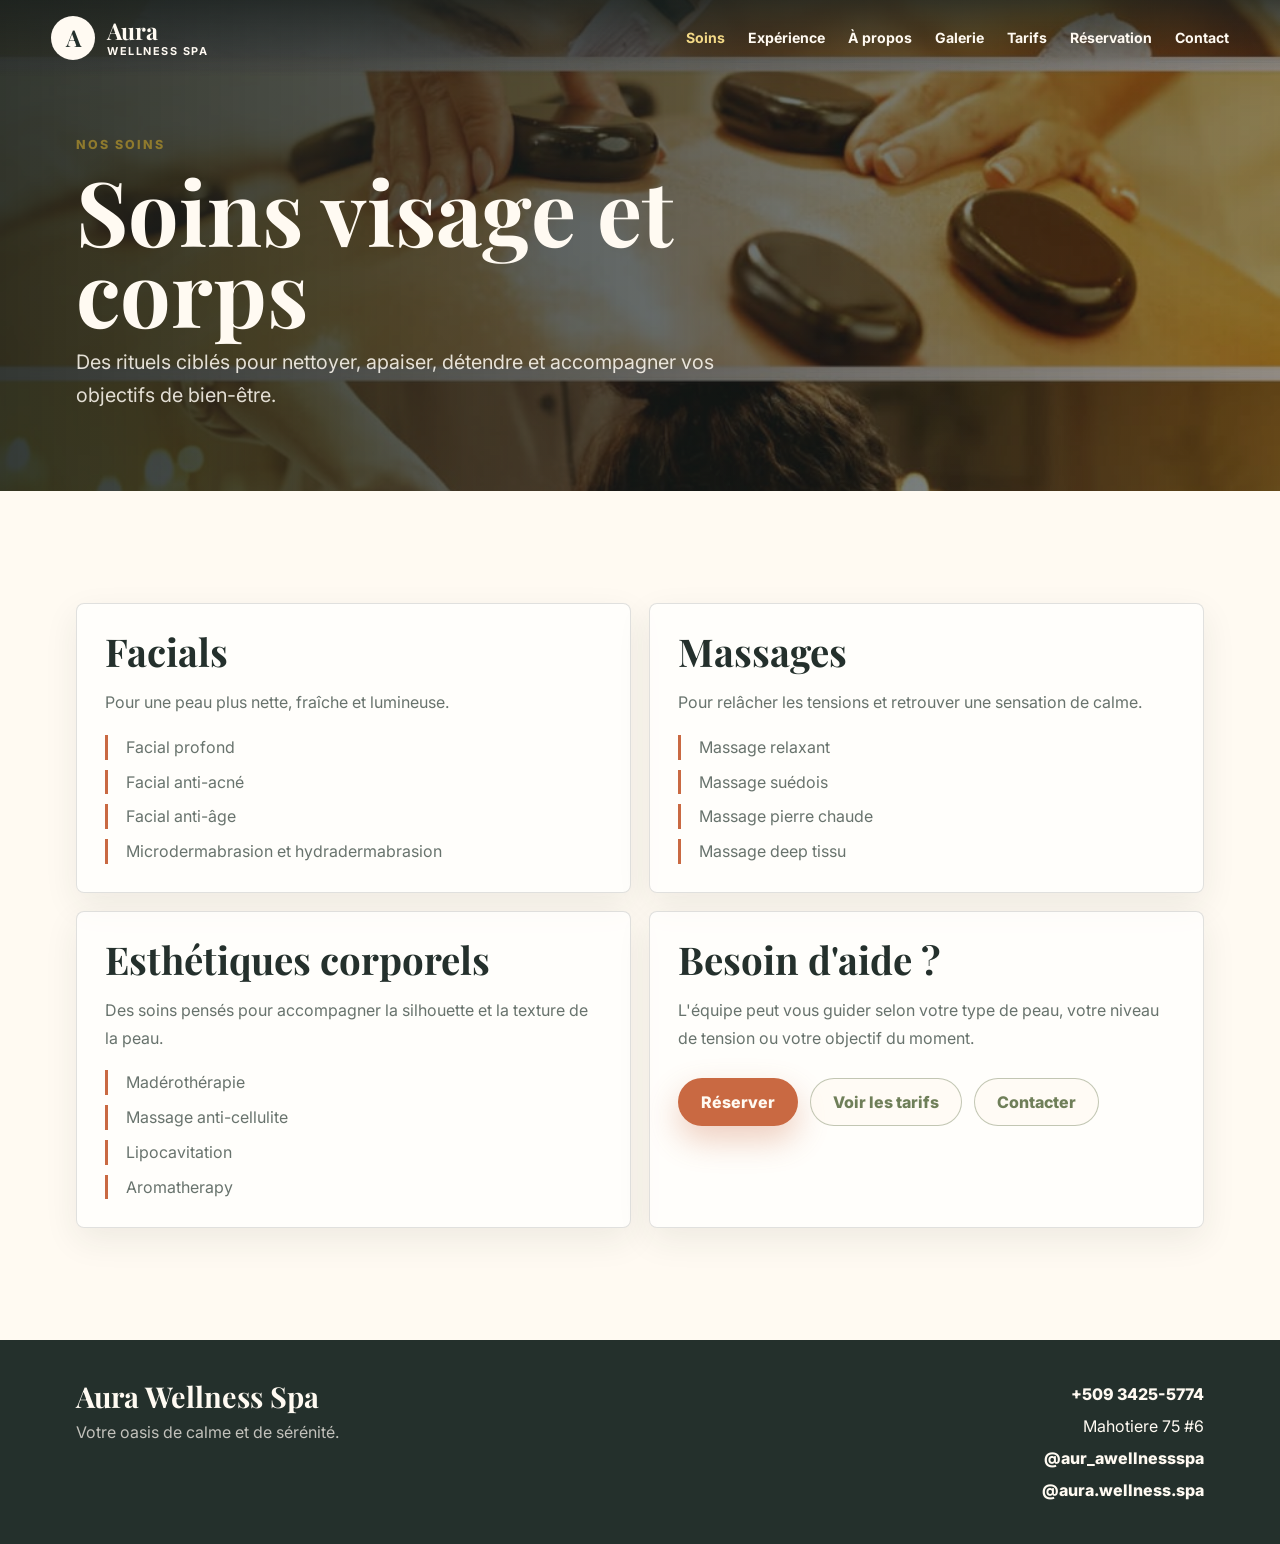
<file: soins.html>
<!doctype html>
<html lang="fr">
  <head>
    <meta charset="utf-8" />
    <meta name="viewport" content="width=device-width, initial-scale=1" />
    <meta
      name="description"
      content="Les soins Aura Wellness Spa : facials, massages, mad&eacute;roth&eacute;rapie, lipocavitation et esth&eacute;tiques corporels."
    />
    <title>Soins | Aura Wellness Spa</title>
    <link rel="preconnect" href="https://fonts.googleapis.com" />
    <link rel="preconnect" href="https://fonts.gstatic.com" crossorigin />
    <link
      href="https://fonts.googleapis.com/css2?family=Inter:wght@400;500;600;700;800&family=Playfair+Display:wght@600;700&display=swap"
      rel="stylesheet"
    />
    <link rel="icon" href="assets/favicon.svg" type="image/svg+xml" />
    <link rel="stylesheet" href="styles.css" />
  </head>
  <body>
    <header class="site-header" aria-label="Navigation principale">
      <a class="brand" href="index.html" aria-label="Aura Wellness Spa">
        <span class="brand-mark">A</span>
        <span>
          <strong>Aura</strong>
          <small>Wellness Spa</small>
        </span>
      </a>

      <button class="nav-toggle" type="button" aria-expanded="false" aria-controls="main-nav">
        <span></span>
        <span></span>
        <span></span>
        <span class="sr-only">Menu</span>
      </button>

      <nav id="main-nav" class="main-nav">
        <a href="soins.html" aria-current="page">Soins</a>
        <a href="experience.html">Exp&eacute;rience</a>
        <a href="a-propos.html">&Agrave; propos</a>
        <a href="galerie.html">Galerie</a>
        <a href="tarifs.html">Tarifs</a>
        <a href="reservation.html">R&eacute;servation</a>
        <a href="contact.html">Contact</a>
      </nav>
    </header>

    <main>
      <section class="page-hero">
        <div>
          <p class="eyebrow">Nos soins</p>
          <h1>Soins visage et corps</h1>
          <p>
            Des rituels cibl&eacute;s pour nettoyer, apaiser, d&eacute;tendre et accompagner vos objectifs
            de bien-&ecirc;tre.
          </p>
        </div>
      </section>

      <section class="route-section">
        <div class="route-grid">
          <article class="detail-card">
            <h2>Facials</h2>
            <p>Pour une peau plus nette, fra&icirc;che et lumineuse.</p>
            <ul>
              <li>Facial profond</li>
              <li>Facial anti-acn&eacute;</li>
              <li>Facial anti-&acirc;ge</li>
              <li>Microdermabrasion et hydradermabrasion</li>
            </ul>
          </article>

          <article class="detail-card">
            <h2>Massages</h2>
            <p>Pour rel&acirc;cher les tensions et retrouver une sensation de calme.</p>
            <ul>
              <li>Massage relaxant</li>
              <li>Massage su&eacute;dois</li>
              <li>Massage pierre chaude</li>
              <li>Massage deep tissu</li>
            </ul>
          </article>

          <article class="detail-card">
            <h2>Esth&eacute;tiques corporels</h2>
            <p>Des soins pens&eacute;s pour accompagner la silhouette et la texture de la peau.</p>
            <ul>
              <li>Mad&eacute;roth&eacute;rapie</li>
              <li>Massage anti-cellulite</li>
              <li>Lipocavitation</li>
              <li>Aromatherapy</li>
            </ul>
          </article>

          <article class="detail-card">
            <h2>Besoin d'aide ?</h2>
            <p>
              L'&eacute;quipe peut vous guider selon votre type de peau, votre niveau de tension ou votre
              objectif du moment.
            </p>
            <div class="route-cta">
              <a class="button primary" href="reservation.html">R&eacute;server</a>
              <a class="button secondary" href="tarifs.html">Voir les tarifs</a>
              <a class="button secondary" href="contact.html">Contacter</a>
            </div>
          </article>
        </div>
      </section>
    </main>

    <footer id="contact" class="site-footer">
      <div>
        <h2>Aura Wellness Spa</h2>
        <p>Votre oasis de calme et de s&eacute;r&eacute;nit&eacute;.</p>
      </div>
      <address>
        <a href="tel:+50934255774">+509 3425-5774</a>
        <span>Mahotiere 75 #6</span>
        <a href="https://www.instagram.com/aur_awellnessspa" target="_blank" rel="noreferrer">@aur_awellnessspa</a>
        <a href="https://www.tiktok.com/@aura.wellness.spa" target="_blank" rel="noreferrer">@aura.wellness.spa</a>
      </address>
    </footer>

    <script src="script.js"></script>
  </body>
</html>
</file>
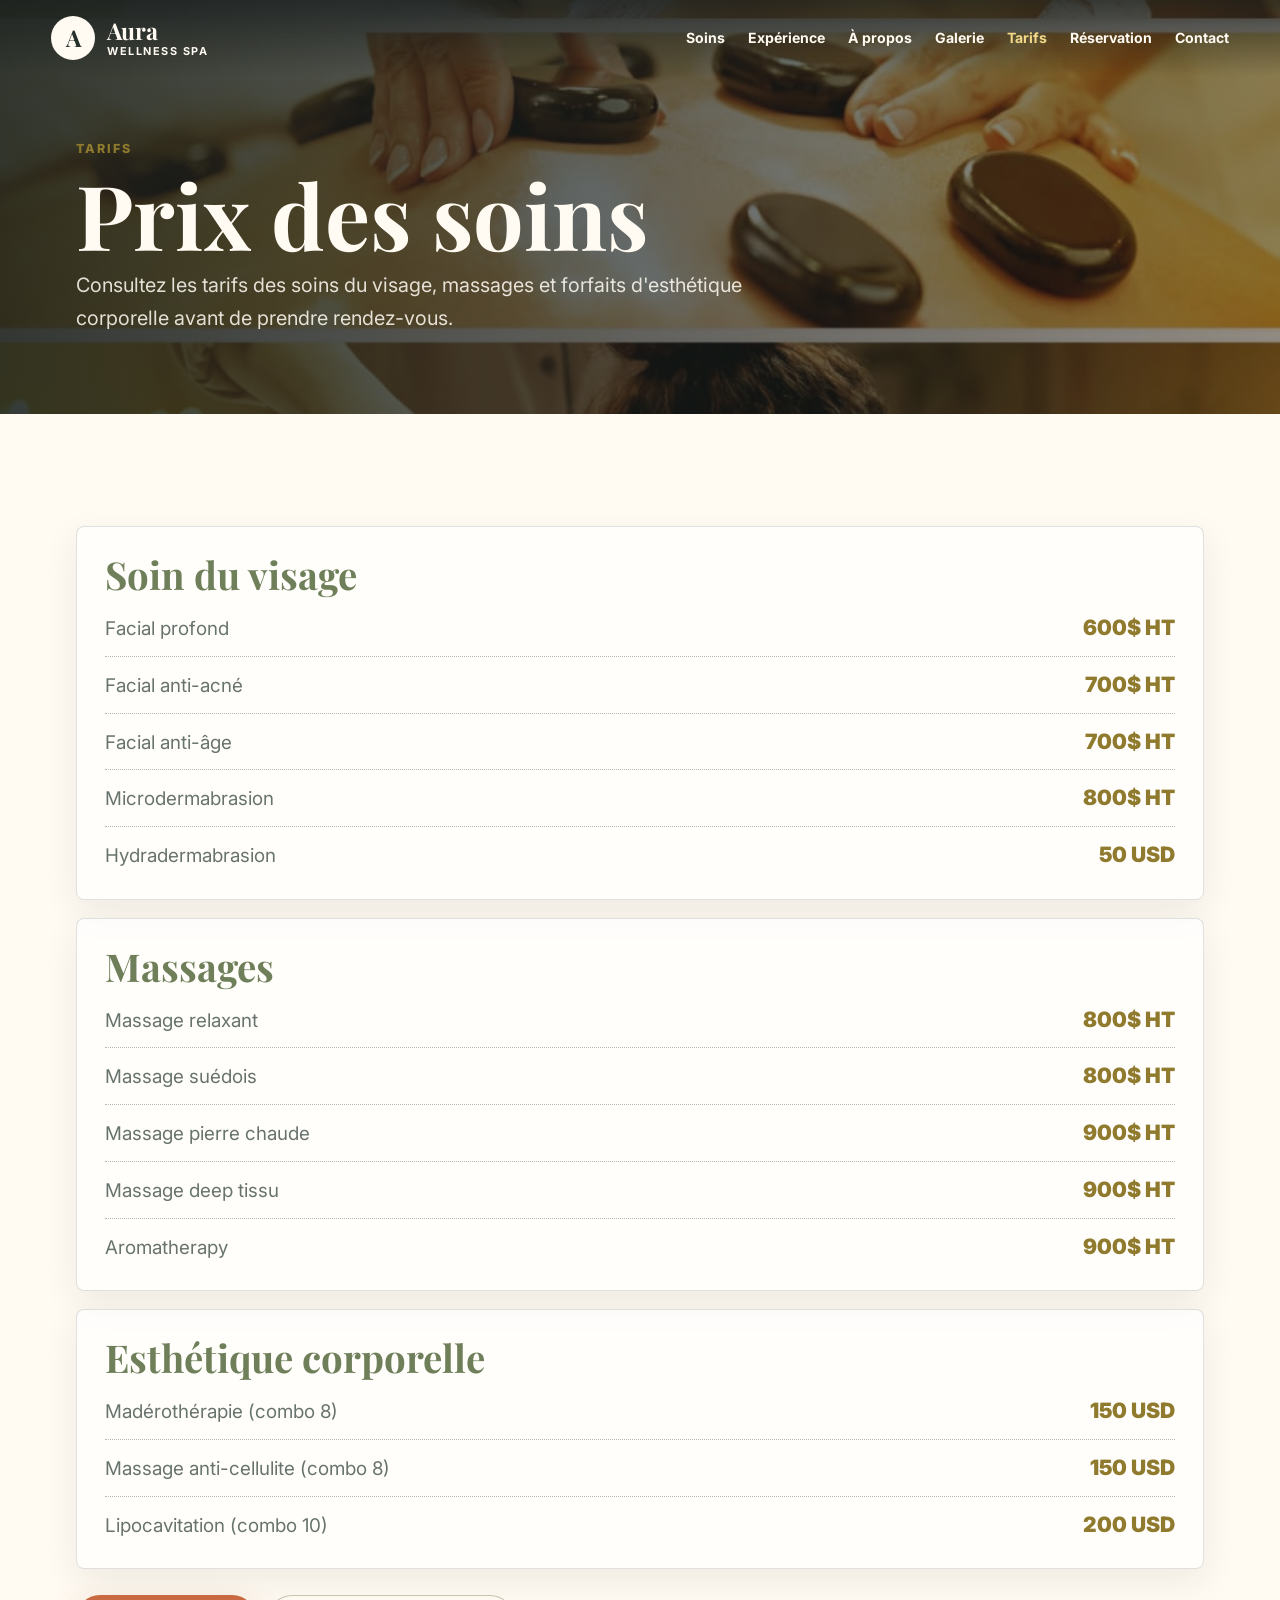
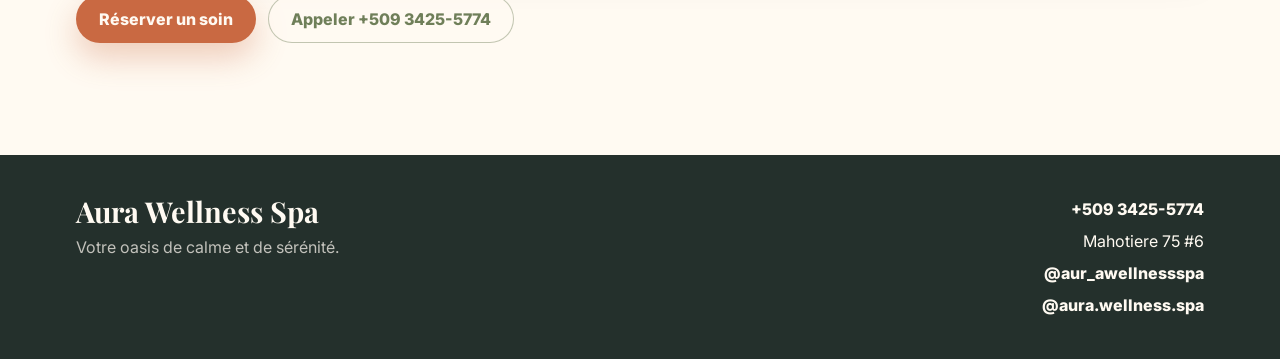
<file: tarifs.html>
<!doctype html>
<html lang="fr">
  <head>
    <meta charset="utf-8" />
    <meta name="viewport" content="width=device-width, initial-scale=1" />
    <meta
      name="description"
      content="Tarifs Aura Wellness Spa : soins du visage, massages et esth&eacute;tique corporelle."
    />
    <title>Tarifs | Aura Wellness Spa</title>
    <link rel="preconnect" href="https://fonts.googleapis.com" />
    <link rel="preconnect" href="https://fonts.gstatic.com" crossorigin />
    <link
      href="https://fonts.googleapis.com/css2?family=Inter:wght@400;500;600;700;800&family=Playfair+Display:wght@600;700&display=swap"
      rel="stylesheet"
    />
    <link rel="icon" href="assets/favicon.svg" type="image/svg+xml" />
    <link rel="stylesheet" href="styles.css" />
  </head>
  <body>
    <header class="site-header" aria-label="Navigation principale">
      <a class="brand" href="index.html" aria-label="Aura Wellness Spa">
        <span class="brand-mark">A</span>
        <span>
          <strong>Aura</strong>
          <small>Wellness Spa</small>
        </span>
      </a>

      <button class="nav-toggle" type="button" aria-expanded="false" aria-controls="main-nav">
        <span></span>
        <span></span>
        <span></span>
        <span class="sr-only">Menu</span>
      </button>

      <nav id="main-nav" class="main-nav">
        <a href="soins.html">Soins</a>
        <a href="experience.html">Exp&eacute;rience</a>
        <a href="a-propos.html">&Agrave; propos</a>
        <a href="galerie.html">Galerie</a>
        <a href="tarifs.html" aria-current="page">Tarifs</a>
        <a href="reservation.html">R&eacute;servation</a>
        <a href="contact.html">Contact</a>
      </nav>
    </header>

    <main>
      <section class="page-hero">
        <div>
          <p class="eyebrow">Tarifs</p>
          <h1>Prix des soins</h1>
          <p>
            Consultez les tarifs des soins du visage, massages et forfaits d'esth&eacute;tique corporelle
            avant de prendre rendez-vous.
          </p>
        </div>
      </section>

      <section class="route-section">
        <div class="price-board">
          <article class="price-group">
            <h2>Soin du visage</h2>
            <dl class="price-list">
              <div class="price-row">
                <dt>Facial profond</dt>
                <dd>600$ HT</dd>
              </div>
              <div class="price-row">
                <dt>Facial anti-acn&eacute;</dt>
                <dd>700$ HT</dd>
              </div>
              <div class="price-row">
                <dt>Facial anti-&acirc;ge</dt>
                <dd>700$ HT</dd>
              </div>
              <div class="price-row">
                <dt>Microdermabrasion</dt>
                <dd>800$ HT</dd>
              </div>
              <div class="price-row">
                <dt>Hydradermabrasion</dt>
                <dd>50 USD</dd>
              </div>
            </dl>
          </article>

          <article class="price-group">
            <h2>Massages</h2>
            <dl class="price-list">
              <div class="price-row">
                <dt>Massage relaxant</dt>
                <dd>800$ HT</dd>
              </div>
              <div class="price-row">
                <dt>Massage su&eacute;dois</dt>
                <dd>800$ HT</dd>
              </div>
              <div class="price-row">
                <dt>Massage pierre chaude</dt>
                <dd>900$ HT</dd>
              </div>
              <div class="price-row">
                <dt>Massage deep tissu</dt>
                <dd>900$ HT</dd>
              </div>
              <div class="price-row">
                <dt>Aromatherapy</dt>
                <dd>900$ HT</dd>
              </div>
            </dl>
          </article>

          <article class="price-group">
            <h2>Esth&eacute;tique corporelle</h2>
            <dl class="price-list">
              <div class="price-row">
                <dt>Mad&eacute;roth&eacute;rapie (combo 8)</dt>
                <dd>150 USD</dd>
              </div>
              <div class="price-row">
                <dt>Massage anti-cellulite (combo 8)</dt>
                <dd>150 USD</dd>
              </div>
              <div class="price-row">
                <dt>Lipocavitation (combo 10)</dt>
                <dd>200 USD</dd>
              </div>
            </dl>
          </article>
        </div>

        <div class="route-cta">
          <a class="button primary" href="reservation.html">R&eacute;server un soin</a>
          <a class="button secondary" href="tel:+50934255774">Appeler +509 3425-5774</a>
        </div>
      </section>
    </main>

    <footer id="contact" class="site-footer">
      <div>
        <h2>Aura Wellness Spa</h2>
        <p>Votre oasis de calme et de s&eacute;r&eacute;nit&eacute;.</p>
      </div>
      <address>
        <a href="tel:+50934255774">+509 3425-5774</a>
        <span>Mahotiere 75 #6</span>
        <a href="https://www.instagram.com/aur_awellnessspa" target="_blank" rel="noreferrer">@aur_awellnessspa</a>
        <a href="https://www.tiktok.com/@aura.wellness.spa" target="_blank" rel="noreferrer">@aura.wellness.spa</a>
      </address>
    </footer>

    <script src="script.js"></script>
  </body>
</html>
</file>
<file: styles.css>
:root {
  --ivory: #fffaf2;
  --paper: #f7efe3;
  --sage: #6f7f59;
  --olive: #8f7a2d;
  --copper: #c96942;
  --ink: #24302c;
  --muted: #68736d;
  --line: rgba(36, 48, 44, 0.14);
  --shadow: 0 24px 60px rgba(36, 48, 44, 0.16);
}

* {
  box-sizing: border-box;
}

html {
  scroll-behavior: smooth;
  overflow-x: hidden;
}

body {
  margin: 0;
  overflow-x: hidden;
  color: var(--ink);
  background: var(--ivory);
  font-family: Inter, system-ui, -apple-system, BlinkMacSystemFont, "Segoe UI", sans-serif;
  line-height: 1.5;
}

img {
  display: block;
  max-width: 100%;
}

a {
  color: inherit;
  text-decoration: none;
}

.sr-only {
  position: absolute;
  width: 1px;
  height: 1px;
  padding: 0;
  margin: -1px;
  overflow: hidden;
  clip: rect(0, 0, 0, 0);
  white-space: nowrap;
  border: 0;
}

.site-header {
  position: fixed;
  inset: 0 0 auto;
  z-index: 10;
  display: flex;
  align-items: center;
  justify-content: space-between;
  min-height: 76px;
  padding: 14px clamp(18px, 4vw, 54px);
  color: var(--ivory);
  background: linear-gradient(180deg, rgba(25, 31, 29, 0.72), rgba(25, 31, 29, 0));
}

.brand {
  display: inline-flex;
  align-items: center;
  gap: 12px;
  min-width: 0;
}

.brand > span:last-child {
  display: grid;
  min-width: 0;
}

.brand-mark {
  display: grid;
  place-items: center;
  width: 44px;
  height: 44px;
  border: 1px solid rgba(255, 250, 242, 0.55);
  border-radius: 50%;
  color: var(--ink);
  background: var(--ivory);
  font-family: "Playfair Display", serif;
  font-size: 1.45rem;
  font-weight: 700;
}

.brand strong,
.brand small {
  display: block;
  line-height: 1;
}

.brand strong {
  font-family: "Playfair Display", serif;
  font-size: 1.45rem;
}

.brand small {
  margin-top: 4px;
  font-size: 0.68rem;
  font-weight: 700;
  letter-spacing: 0.14em;
  text-transform: uppercase;
}

.main-nav {
  display: flex;
  align-items: center;
  gap: clamp(12px, 1.8vw, 26px);
  font-size: 0.88rem;
  font-weight: 700;
}

.main-nav a {
  padding: 10px 0;
}

.main-nav a[aria-current="page"] {
  color: #f3d987;
}

.nav-toggle {
  display: none;
  width: 42px;
  height: 42px;
  padding: 9px;
  border: 1px solid rgba(255, 250, 242, 0.45);
  border-radius: 50%;
  background: rgba(255, 250, 242, 0.12);
}

.nav-toggle span:not(.sr-only) {
  display: block;
  width: 100%;
  height: 2px;
  margin: 4px 0;
  background: var(--ivory);
}

.hero {
  position: relative;
  display: grid;
  align-items: end;
  min-height: 92vh;
  padding: 138px clamp(20px, 6vw, 76px) 88px;
  overflow: hidden;
  color: var(--ivory);
}

.hero-image,
.hero-overlay {
  position: absolute;
  inset: 0;
  width: 100%;
  height: 100%;
}

.hero-image {
  object-fit: cover;
  object-position: center;
}

.hero-overlay {
  background:
    linear-gradient(90deg, rgba(24, 31, 29, 0.82), rgba(24, 31, 29, 0.36) 48%, rgba(24, 31, 29, 0.08)),
    linear-gradient(180deg, rgba(24, 31, 29, 0.12), rgba(24, 31, 29, 0.38));
}

.hero-content {
  position: relative;
  width: min(100%, 720px);
  max-width: 720px;
}

.eyebrow {
  margin: 0 0 14px;
  color: var(--olive);
  font-size: 0.78rem;
  font-weight: 800;
  letter-spacing: 0.16em;
  text-transform: uppercase;
}

.hero .eyebrow {
  color: #f3d987;
}

h1,
h2,
h3,
p {
  margin-top: 0;
}

h1,
h2 {
  font-family: "Playfair Display", Georgia, serif;
}

h1 {
  max-width: 9ch;
  margin-bottom: 18px;
  font-size: clamp(3.7rem, 9vw, 7.9rem);
  line-height: 0.91;
}

h2 {
  margin-bottom: 18px;
  font-size: clamp(2.1rem, 4.3vw, 4.25rem);
  line-height: 1.02;
}

h3 {
  margin-bottom: 12px;
  font-size: 1.15rem;
}

.hero-copy {
  max-width: 620px;
  color: rgba(255, 250, 242, 0.9);
  font-size: clamp(1.02rem, 2vw, 1.32rem);
  line-height: 1.62;
}

.hero-actions {
  display: flex;
  flex-wrap: wrap;
  gap: 12px;
  margin-top: 30px;
}

.button {
  display: inline-flex;
  align-items: center;
  justify-content: center;
  min-height: 48px;
  padding: 0 22px;
  border: 1px solid transparent;
  border-radius: 999px;
  font-weight: 800;
  transition:
    transform 180ms ease,
    box-shadow 180ms ease,
    background 180ms ease;
}

.button:hover {
  transform: translateY(-2px);
}

.button.primary {
  color: var(--ivory);
  background: var(--copper);
  box-shadow: 0 14px 32px rgba(201, 105, 66, 0.32);
}

.button.secondary {
  color: var(--ivory);
  border-color: rgba(255, 250, 242, 0.62);
  background: rgba(255, 250, 242, 0.08);
}

.button.full {
  width: 100%;
}

.section,
.split-section,
.booking-section,
.site-footer {
  padding-inline: clamp(20px, 6vw, 76px);
}

.section {
  padding-block: clamp(70px, 9vw, 118px);
}

.section-heading {
  width: min(100%, 760px);
  max-width: 760px;
  margin-bottom: 34px;
}

.section-heading p:not(.eyebrow),
.split-content p,
.booking-copy p {
  color: var(--muted);
  font-size: 1.02rem;
  line-height: 1.78;
}

.services-section {
  background: var(--ivory);
}

.services-grid,
.offers-grid {
  display: grid;
  grid-template-columns: repeat(3, minmax(0, 1fr));
  gap: 18px;
}

.service-card,
.offers-grid article,
.booking-form {
  min-width: 0;
  border: 1px solid var(--line);
  border-radius: 8px;
  background: rgba(255, 255, 255, 0.62);
  box-shadow: 0 12px 34px rgba(36, 48, 44, 0.08);
}

.service-card {
  min-height: 228px;
  padding: 26px;
}

.service-icon {
  display: inline-flex;
  align-items: center;
  justify-content: center;
  width: 48px;
  height: 48px;
  margin-bottom: 24px;
  border-radius: 50%;
  color: var(--ivory);
  background: var(--sage);
  font-weight: 800;
}

.service-card p,
.offers-grid p {
  color: var(--muted);
  line-height: 1.68;
}

.split-section {
  display: grid;
  grid-template-columns: minmax(0, 0.92fr) minmax(0, 1.08fr);
  align-items: center;
  gap: clamp(30px, 6vw, 72px);
  padding-block: clamp(74px, 10vw, 128px);
  background: #edf0e4;
}

.split-media {
  height: min(650px, 72vw);
  min-height: 390px;
  overflow: hidden;
  border-radius: 8px;
  box-shadow: var(--shadow);
}

.split-media img {
  width: 100%;
  height: 100%;
  object-fit: cover;
  object-position: 50% 62%;
}

.feature-list {
  display: flex;
  flex-wrap: wrap;
  gap: 10px;
  margin-top: 26px;
}

.feature-list span {
  padding: 11px 14px;
  border: 1px solid rgba(111, 127, 89, 0.26);
  border-radius: 999px;
  color: var(--sage);
  background: rgba(255, 250, 242, 0.6);
  font-weight: 800;
}

.offers-section {
  background: var(--paper);
}

.offers-grid article {
  padding: 28px;
}

.offers-grid h3 {
  color: var(--sage);
}

.booking-section {
  display: grid;
  grid-template-columns: minmax(0, 1fr) minmax(300px, 420px);
  gap: clamp(28px, 6vw, 70px);
  align-items: center;
  padding-block: clamp(70px, 10vw, 116px);
  color: var(--ivory);
  background:
    linear-gradient(120deg, rgba(36, 48, 44, 0.96), rgba(63, 85, 72, 0.92)),
    url("assets/aura-wellness-spa.jpeg") center/cover;
}

.booking-section .eyebrow {
  color: #f3d987;
}

.booking-section h2 {
  max-width: 720px;
}

.booking-copy p {
  max-width: 680px;
  color: rgba(255, 250, 242, 0.82);
}

.booking-form {
  padding: 22px;
  background: var(--ivory);
}

.booking-form label {
  display: grid;
  gap: 9px;
  color: var(--ink);
  font-weight: 800;
}

.booking-form select,
.booking-form textarea {
  width: 100%;
  border: 1px solid var(--line);
  border-radius: 8px;
  color: var(--ink);
  background: white;
  font: inherit;
}

.booking-form select {
  min-height: 52px;
  padding: 0 14px;
}

.booking-form textarea {
  min-height: 112px;
  margin-top: 14px;
  padding: 14px;
  resize: vertical;
  line-height: 1.5;
}

.booking-form .button {
  margin-top: 16px;
  border-radius: 8px;
}

.site-footer {
  display: flex;
  justify-content: space-between;
  gap: 28px;
  padding-block: 42px;
  color: var(--ivory);
  background: var(--ink);
}

.site-footer h2 {
  margin-bottom: 8px;
  font-size: 1.8rem;
}

.site-footer p {
  margin-bottom: 0;
  color: rgba(255, 250, 242, 0.72);
}

.site-footer address {
  display: grid;
  gap: 8px;
  font-style: normal;
  text-align: right;
}

.site-footer a {
  font-weight: 800;
}

.page-hero {
  display: grid;
  align-items: end;
  min-height: 46vh;
  padding: 136px clamp(20px, 6vw, 76px) 58px;
  color: var(--ivory);
  background:
    linear-gradient(90deg, rgba(24, 31, 29, 0.88), rgba(24, 31, 29, 0.46)),
    url("assets/aura-wellness-spa.jpeg") center/cover;
}

.page-hero h1 {
  max-width: 12ch;
  margin-bottom: 14px;
  font-size: clamp(3rem, 7vw, 6.4rem);
}

.page-hero p:not(.eyebrow) {
  max-width: 700px;
  color: rgba(255, 250, 242, 0.86);
  font-size: clamp(1rem, 1.8vw, 1.24rem);
  line-height: 1.7;
}

.route-section {
  padding: clamp(70px, 9vw, 112px) clamp(20px, 6vw, 76px);
}

.route-grid,
.contact-grid {
  display: grid;
  grid-template-columns: repeat(2, minmax(0, 1fr));
  gap: 18px;
}

.detail-card,
.contact-card {
  border: 1px solid var(--line);
  border-radius: 8px;
  background: rgba(255, 255, 255, 0.68);
  box-shadow: 0 12px 34px rgba(36, 48, 44, 0.08);
}

.detail-card {
  padding: 28px;
}

.detail-card h2,
.contact-card h2 {
  font-size: clamp(1.8rem, 3vw, 2.8rem);
}

.detail-card p,
.contact-card p {
  color: var(--muted);
  line-height: 1.72;
}

.detail-card ul {
  display: grid;
  gap: 10px;
  padding: 0;
  margin: 18px 0 0;
  list-style: none;
}

.detail-card li {
  padding-left: 18px;
  border-left: 3px solid var(--copper);
  color: var(--muted);
  line-height: 1.55;
}

.contact-card {
  padding: 28px;
}

.contact-card address {
  display: grid;
  gap: 12px;
  margin-top: 18px;
  font-style: normal;
}

.contact-card a,
.contact-card span {
  display: block;
  padding: 14px 16px;
  border: 1px solid var(--line);
  border-radius: 8px;
  background: var(--ivory);
  font-weight: 800;
  overflow-wrap: anywhere;
}

.info-list {
  display: grid;
  gap: 10px;
  margin-top: 18px;
}

.gallery-grid {
  display: grid;
  grid-template-columns: minmax(0, 1.1fr) minmax(280px, 0.9fr);
  gap: 18px;
}

.gallery-page {
  display: grid;
  gap: 28px;
}

.compact-heading {
  margin-top: 32px;
  margin-bottom: 0;
}

.space-gallery,
.video-grid {
  display: grid;
  grid-template-columns: repeat(4, minmax(0, 1fr));
  gap: 18px;
}

.video-grid {
  grid-template-columns: repeat(2, minmax(0, 1fr));
}

.gallery-item,
.gallery-note,
.media-placeholder,
.video-placeholder {
  margin: 0;
  overflow: hidden;
  border: 1px solid var(--line);
  border-radius: 8px;
  background: rgba(255, 255, 255, 0.7);
  box-shadow: 0 12px 34px rgba(36, 48, 44, 0.08);
}

.gallery-item.large {
  grid-row: span 2;
}

.gallery-item img {
  width: 100%;
  height: 100%;
  min-height: 360px;
  object-fit: cover;
}

.gallery-item:not(.large) img {
  max-height: 620px;
  object-fit: contain;
  background: var(--paper);
}

.gallery-item figcaption,
.gallery-note {
  padding: 22px;
}

.gallery-item figcaption {
  color: var(--muted);
  line-height: 1.55;
}

.gallery-note h2 {
  font-size: clamp(1.8rem, 3vw, 2.8rem);
}

.gallery-note p {
  color: var(--muted);
  line-height: 1.72;
}

.media-placeholder,
.video-placeholder {
  display: grid;
  align-content: end;
  min-height: 280px;
  padding: 22px;
  background:
    linear-gradient(160deg, rgba(111, 127, 89, 0.16), rgba(201, 105, 66, 0.14)),
    var(--paper);
}

.media-placeholder span {
  color: var(--olive);
  font-size: 0.78rem;
  font-weight: 900;
  letter-spacing: 0.14em;
  text-transform: uppercase;
}

.media-placeholder strong,
.video-placeholder h3 {
  margin-top: 8px;
  color: var(--ink);
  font-family: "Playfair Display", Georgia, serif;
  font-size: 1.55rem;
  line-height: 1.05;
}

.video-placeholder {
  align-content: center;
  min-height: 260px;
  text-align: center;
}

.video-placeholder p {
  margin-bottom: 0;
  color: var(--muted);
  line-height: 1.6;
}

.play-mark {
  position: relative;
  width: 68px;
  height: 68px;
  margin: 0 auto 18px;
  border-radius: 50%;
  background: var(--copper);
  box-shadow: 0 16px 32px rgba(201, 105, 66, 0.24);
}

.play-mark::after {
  position: absolute;
  top: 50%;
  left: 52%;
  width: 0;
  height: 0;
  border-top: 13px solid transparent;
  border-bottom: 13px solid transparent;
  border-left: 18px solid var(--ivory);
  content: "";
  transform: translate(-40%, -50%);
}

.route-cta {
  display: flex;
  flex-wrap: wrap;
  gap: 12px;
  margin-top: 26px;
}

.price-board {
  display: grid;
  gap: 18px;
}

.price-group {
  min-width: 0;
  padding: 28px;
  border: 1px solid var(--line);
  border-radius: 8px;
  background: rgba(255, 255, 255, 0.7);
  box-shadow: 0 12px 34px rgba(36, 48, 44, 0.08);
}

.price-group h2 {
  margin-bottom: 18px;
  color: var(--sage);
  font-size: clamp(1.6rem, 3vw, 2.5rem);
}

.price-list {
  display: grid;
  gap: 12px;
  margin: 0;
}

.price-row {
  display: grid;
  grid-template-columns: minmax(0, 1fr) auto;
  gap: 16px;
  align-items: baseline;
  padding-bottom: 12px;
  border-bottom: 1px dotted rgba(36, 48, 44, 0.34);
}

.price-row:last-child {
  padding-bottom: 0;
  border-bottom: 0;
}

.price-row dt {
  color: var(--muted);
  font-size: clamp(1rem, 2vw, 1.18rem);
}

.price-row dd {
  margin: 0;
  color: var(--olive);
  font-size: clamp(1.05rem, 2.2vw, 1.32rem);
  font-weight: 900;
  white-space: nowrap;
}

.split-section .button.secondary,
.detail-card .button.secondary,
.contact-card .button.secondary,
.route-section .button.secondary {
  color: var(--sage);
  border-color: rgba(111, 127, 89, 0.42);
  background: rgba(255, 250, 242, 0.68);
}

.split-section .button.secondary:hover,
.detail-card .button.secondary:hover,
.contact-card .button.secondary:hover,
.route-section .button.secondary:hover {
  color: var(--ivory);
  border-color: var(--sage);
  background: var(--sage);
}

@media (max-width: 1040px) {
  .site-header {
    min-height: 68px;
  }

  .nav-toggle {
    display: block;
  }

  .main-nav {
    position: fixed;
    top: 68px;
    right: 16px;
    display: grid;
    width: min(280px, calc(100vw - 32px));
    max-height: calc(100svh - 84px);
    overflow-y: auto;
    padding: 14px;
    border: 1px solid rgba(255, 250, 242, 0.22);
    border-radius: 8px;
    background: rgba(36, 48, 44, 0.96);
    box-shadow: var(--shadow);
    transform: translateY(-12px);
    opacity: 0;
    pointer-events: none;
    transition:
      opacity 180ms ease,
      transform 180ms ease;
  }

  .site-header:focus-within .main-nav,
  .main-nav.is-open {
    transform: translateY(0);
    opacity: 1;
    pointer-events: auto;
  }

  .main-nav a {
    padding: 12px 4px;
  }

  .hero {
    min-height: 88vh;
    padding-top: 116px;
    padding-bottom: 54px;
  }

  .hero-overlay {
    background:
      linear-gradient(180deg, rgba(24, 31, 29, 0.52), rgba(24, 31, 29, 0.86)),
      linear-gradient(90deg, rgba(24, 31, 29, 0.6), rgba(24, 31, 29, 0.22));
  }

  .services-grid,
  .offers-grid,
  .split-section,
  .booking-section,
  .route-grid,
  .contact-grid,
  .gallery-grid,
  .space-gallery,
  .video-grid,
  .price-row {
    grid-template-columns: 1fr;
  }

  .gallery-item.large {
    grid-row: auto;
  }

  .price-row {
    gap: 4px;
  }

  .split-media {
    height: 420px;
    min-height: 320px;
  }

  .site-footer {
    display: grid;
  }

  .site-footer address {
    text-align: left;
  }
}

@media (max-width: 540px) {
  .site-header {
    min-height: 64px;
    padding: 10px 16px;
    background: linear-gradient(180deg, rgba(25, 31, 29, 0.86), rgba(25, 31, 29, 0.38));
    backdrop-filter: blur(10px);
  }

  .brand {
    gap: 9px;
  }

  .brand-mark {
    width: 38px;
    height: 38px;
    font-size: 1.2rem;
  }

  .brand small {
    font-size: 0.58rem;
    letter-spacing: 0.1em;
  }

  .brand strong {
    font-size: 1.22rem;
  }

  .nav-toggle {
    width: 40px;
    height: 40px;
    flex: 0 0 auto;
  }

  .main-nav {
    top: 64px;
    right: 12px;
    width: calc(100vw - 24px);
  }

  .hero {
    min-height: 100svh;
    padding: 104px 18px 42px;
  }

  .hero-overlay {
    background:
      linear-gradient(180deg, rgba(24, 31, 29, 0.42), rgba(24, 31, 29, 0.9)),
      linear-gradient(90deg, rgba(24, 31, 29, 0.7), rgba(24, 31, 29, 0.18));
  }

  h1 {
    max-width: 10ch;
    font-size: clamp(2.85rem, 15vw, 3.45rem);
    line-height: 0.96;
  }

  h2 {
    font-size: clamp(1.9rem, 10vw, 2.5rem);
    line-height: 1.08;
  }

  h3 {
    font-size: 1.05rem;
  }

  .hero-copy,
  .page-hero p:not(.eyebrow),
  .section-heading p:not(.eyebrow),
  .split-content p,
  .booking-copy p {
    font-size: 1rem;
    line-height: 1.64;
  }

  .hero-actions,
  .route-cta {
    width: 100%;
  }

  .button {
    width: 100%;
    min-height: 46px;
    padding-inline: 16px;
    text-align: center;
  }

  .section,
  .route-section {
    padding: 54px 18px;
  }

  .section-heading {
    margin-bottom: 24px;
  }

  .services-grid,
  .offers-grid,
  .route-grid,
  .contact-grid,
  .gallery-grid,
  .space-gallery,
  .video-grid,
  .price-board {
    gap: 14px;
  }

  .service-card {
    min-height: auto;
    padding: 22px;
  }

  .service-icon {
    width: 42px;
    height: 42px;
    margin-bottom: 18px;
  }

  .split-section,
  .booking-section {
    padding: 58px 18px;
  }

  .split-media {
    height: auto;
    min-height: 0;
    aspect-ratio: 4 / 3;
  }

  .feature-list span {
    width: 100%;
    text-align: center;
  }

  .booking-form,
  .detail-card,
  .contact-card,
  .offers-grid article,
  .price-group {
    padding: 22px;
  }

  .booking-form select,
  .booking-form textarea {
    font-size: 1rem;
  }

  .site-footer {
    gap: 20px;
    padding: 34px 18px;
  }

  .site-footer h2 {
    font-size: 1.55rem;
  }

  .page-hero {
    min-height: 42vh;
    padding: 104px 18px 42px;
  }

  .page-hero h1 {
    max-width: 11ch;
    font-size: clamp(2.65rem, 13vw, 3.25rem);
  }

  .gallery-item img {
    min-height: 240px;
  }

  .gallery-item:not(.large) img {
    max-height: none;
  }

  .gallery-item figcaption,
  .gallery-note,
  .media-placeholder,
  .video-placeholder {
    padding: 18px;
  }

  .media-placeholder,
  .video-placeholder {
    min-height: 220px;
  }

  .price-row {
    gap: 6px;
  }

  .price-row dd {
    justify-self: start;
    white-space: normal;
  }
}
</file>
